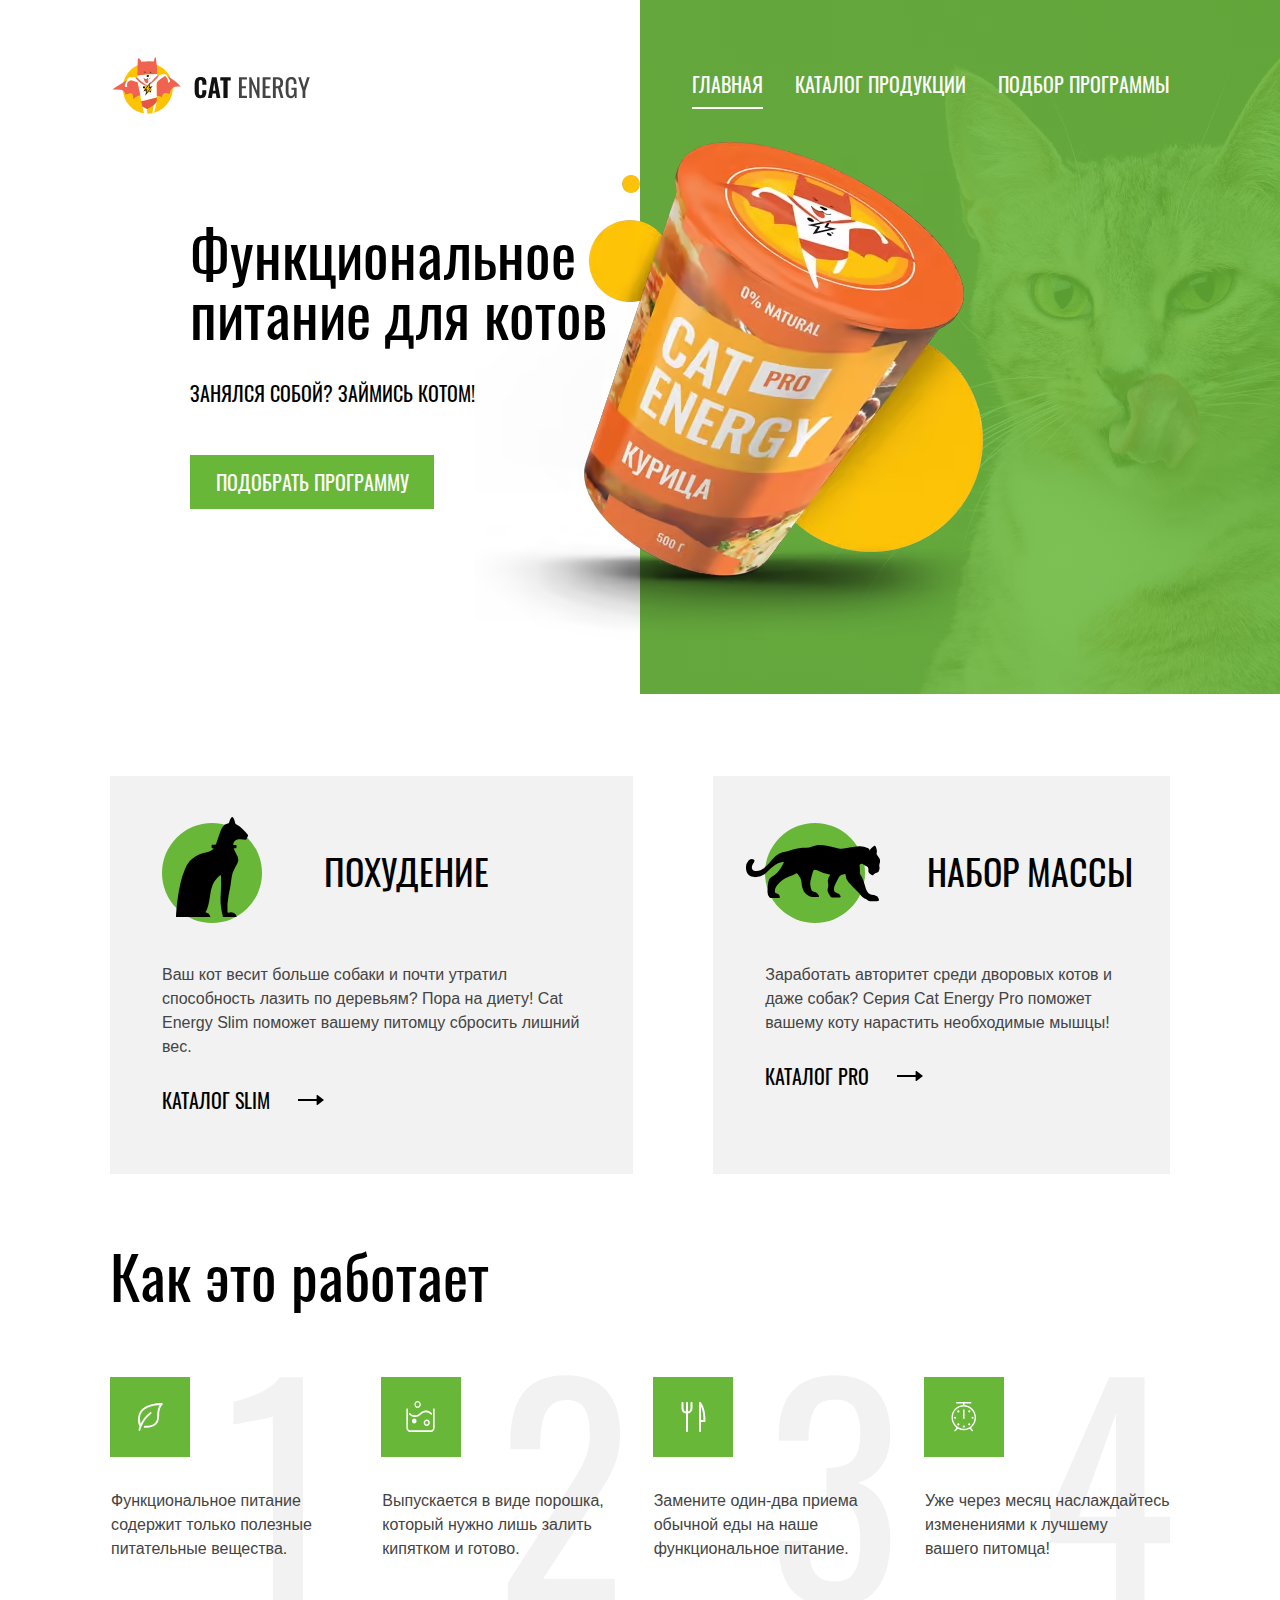
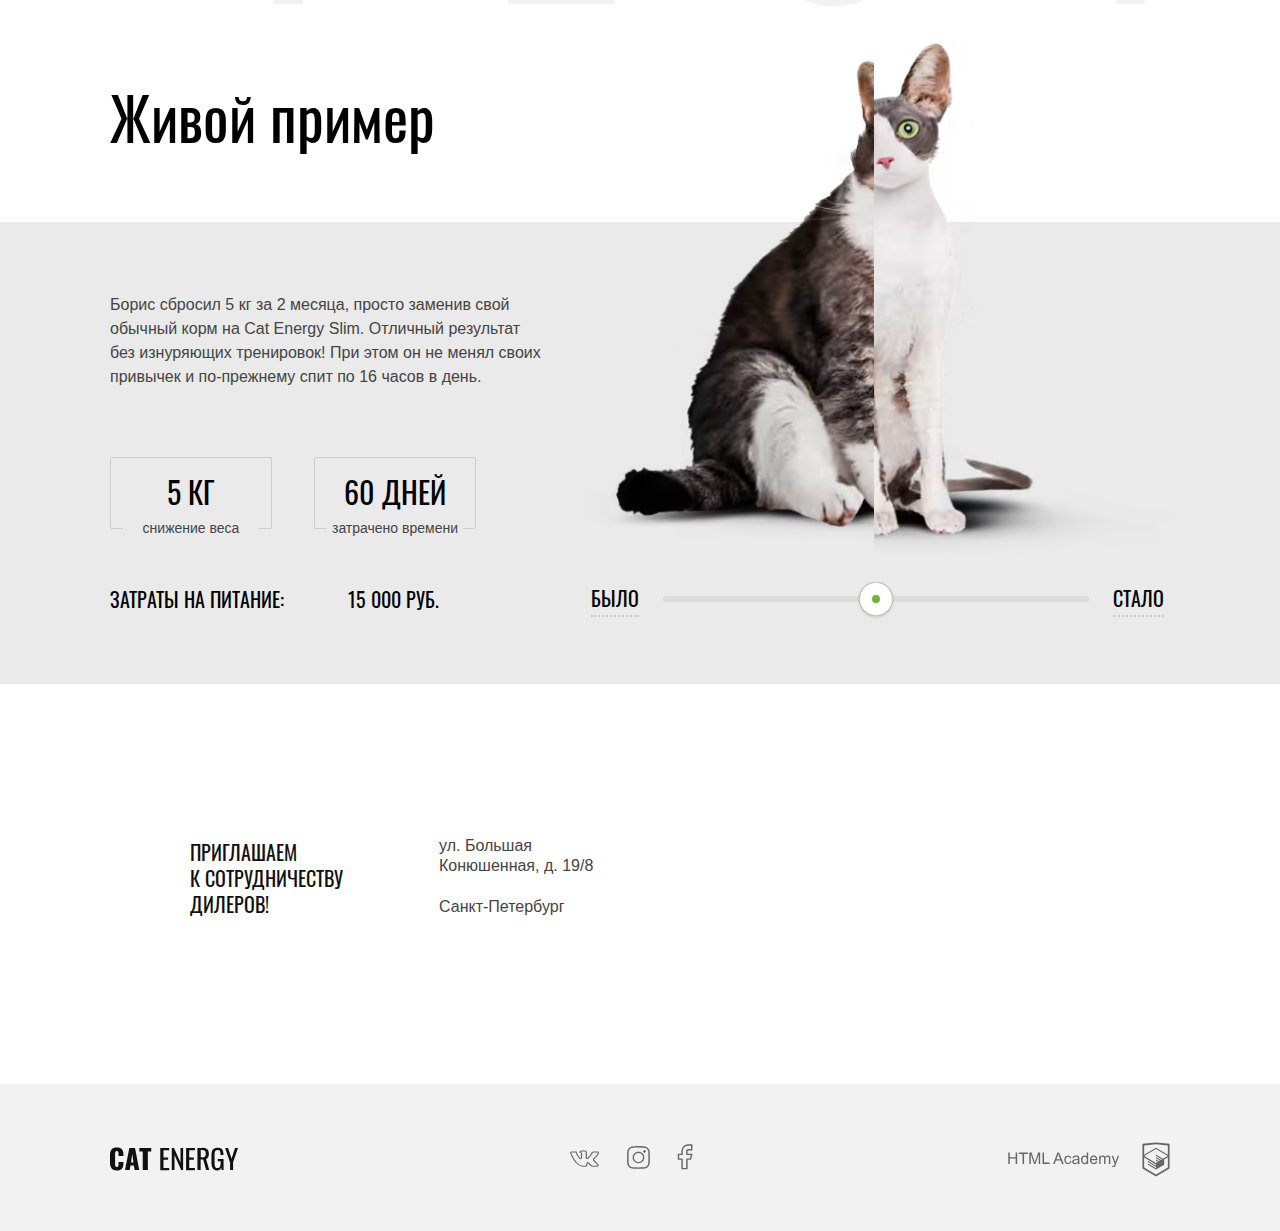
<file: index.html>
<!DOCTYPE html><html class="page" lang="ru"><head><meta charset="utf-8"><meta name="viewport" content="width=device-width,initial-scale=1"><title>Главная | Кэт энерджи | HTML Academy</title><link rel="stylesheet" href="./css/style.min.css"><link rel="icon" href="./favicon.ico"><link rel="icon" href="./favicons/favicon-svg.svg" type="image/svg+xml"><link rel="apple-touch-icon" href="./favicons/favicon-apple.png"><link rel="manifest" href="./manifest.webmanifest"><link rel="preload" href="./fonts/oswaldmedium.woff2" type="font/woff2" as="font" crossorigin="anonymous"><link rel="preload" href="./fonts/oswaldregular.woff2" type="font/woff2" as="font" crossorigin="anonymous"><script src="./js/menu-button.min.js" defer="defer"></script><script src="./js/map.min.js" defer="defer"></script><script src="./js/nojs.min.js" defer="defer"></script><script src="./js/cat-range.min.js" defer="defer"></script></head><body class="page__body"><div class="page__centerer"><header class="header header--nojs"><div class="header__logo-container"><a href="index.html" class="header__logo-link header__logo-link--nojs" aria-current="page"><picture><source type="image/svg+xml" srcset="./img/logo/logo-desktop.svg" media="(min-width: 1439px)"><source type="image/svg+xml" srcset="./img/logo/logo-tablet.svg" media="(min-width: 768px) and (max-width: 1439px)"><source type="image/svg+xml" srcset="./img/logo/logo-mobile.svg" media="(max-width: 767px)"><img src="./img/logo/logo-mobile.svg" alt="Перейти на главную интернет-магазина CatEnergy" class="header__logo-icon" width="34" height="38"></picture><img src="./img/logo/logo-words.svg" alt="Перейти на главную интернет-магазина CatEnergy" class="header__logo-word header__logo-word--nojs" width="101" height="19"> <span class="visually-hidden">Перейти на главную</span></a></div><nav class="navigation navigation--nojs"><button class="navigation__menu-button" type="button"><span class="visually-hidden">Кнопка вызова меню</span></button><ul class="navigation__list navigation__list--nojs alternative-text-color"><li class="navigation__item"><a class="navigation__link" href="index.html" aria-current="page">Главная</a></li><li class="navigation__item"><a class="navigation__link" href="catalog.html">Каталог продукции</a></li><li class="navigation__item"><a class="navigation__link" href="form.html">Подбор программы</a></li></ul></nav></header></div><main class="main"><h1 class="page__title-hidden visually-hidden">Cat energy</h1><section class="promo background-promo"><div class="promo__structure page__centerer"><div class="promo__text-container"><h2 class="promo__title">Функциональное<br>питание&nbsp;для&nbsp;котов</h2><p class="promo__text">Занялся собой? Займись котом!</p></div><div class="promo__image-container"><picture><source srcset="./img/index/index-can-l@1x.avif, ./img/index/index-can-l@2x.avif 2x" type="image/avif" media="(min-width: 1280px)"><source srcset="./img/index/index-can-m@1x.avif, ./img/index/index-can-m@2x.avif 2x" type="image/avif" media="(min-width: 768px)"><source srcset="./img/index/index-can-s@1x.avif, ./img/index/index-can-s@2x.avif 2x" type="image/avif"><source srcset="./img/index/index-can-l@1x.webp, ./img/index/index-can-l@2x.webp 2x" type="image/webp" media="(min-width: 1280px)"><source srcset="./img/index/index-can-m@1x.webp, ./img/index/index-can-m@2x.webp 2x" type="image/webp" media="(min-width: 768px)"><source srcset="./img/index/index-can-s@1x.webp, ./img/index/index-can-s@2x.webp 2x" type="image/webp"><source srcset="./img/index/index-can-l@1x.png, ./img/index/index-can-l@2x.png 2x" type="image/png" media="(min-width: 1280px)"><source srcset="./img/index/index-can-m@1x.png, ./img/index/index-can-m@2x.png 2x" type="image/png" media="(min-width: 768px)"><img class="promo__image" src="./img/index/index-can-s@1x.png" srcset="./img/index/index-can-s@2x.png 2x" width="280" height="270" loading="lazy" alt="Корм для котов"></picture></div><a href="#" class="promo__button button">Подобрать программу</a></div></section><div class="page__centerer"><section class="nutrition-programm"><div class="nutrition-programm__card nutrition-programm__card--slim"><h2 class="nutrition-programm__title">Похудение</h2><p class="nutrition-programm__text">Ваш кот весит больше собаки&nbsp;и почти утратил способность лазить по&nbsp;деревьям? Пора на&nbsp;диету! Cat Energy Slim поможет вашему питомцу сбросить лишний вес.</p><a href="catalog.html" class="nutrition-programm__link">Каталог slim</a></div><div class="nutrition-programm__card nutrition-programm__card--fat"><h2 class="nutrition-programm__title">Набор массы</h2><p class="nutrition-programm__text">Заработать авторитет среди дворовых&nbsp;котов и даже собак? Серия Cat Energy Pro поможет вашему коту нарастить необходимые мышцы!</p><a href="catalog.html" class="nutrition-programm__link">Каталог Pro</a></div></section><section class="description"><h2 class="description__title">Как это работает</h2><ol class="description__list"><li class="description__item description__item--feed"><p class="description__text">Функциональное питание содержит только полезные питательные вещества.</p></li><li class="description__item description__item--powder"><p class="description__text">Выпускается в&nbsp;виде порошка, который нужно лишь залить кипятком и&nbsp;готово.</p></li><li class="description__item description__item--eating"><p class="description__text">Замените один-два приема обычной еды на&nbsp;наше функциональное питание.</p></li><li class="description__item description__item--timer"><p class="description__text">Уже&nbsp;через&nbsp;месяц наслаждайтесь изменениями к&nbsp;лучшему вашего&nbsp;питомца!</p></li></ol></section></div><section class="example"><div class="page__centerer example__container"><div class="example__facts"><h2 class="example__title">Живой&nbsp;пример</h2><p class="example__text">Борис сбросил 5&nbsp;кг за&nbsp;2&nbsp;месяца, просто заменив свой обычный корм на&nbsp;Cat Energy Slim. Отличный результат без изнуряющих тренировок! При этом он&nbsp;не&nbsp;менял своих привычек&nbsp;и по-прежнему спит по&nbsp;16&nbsp;часов в&nbsp;день.</p><dl class="example__facts-list"><div class="example__item-container example__item-container--mass"><dt class="example__facts-item-explanation example__facts-item-explanation--mass"><span class="example__facts-item-explanation-text">снижение веса</span></dt><dd class="example__facts-item-fact example__facts-item-fact--mass">5 кг</dd></div><div class="example__item-container example__item-container--time"><dt class="example__facts-item-explanation example__facts-item-explanation--time"><span class="example__facts-item-explanation-text">затрачено времени</span></dt><dd class="example__facts-item-fact example__facts-item-fact--time">60 дней</dd></div><div class="example__item-container example__item-container--spending"><dt class="example__facts-item-explanation example__facts-item-explanation--spending">Затраты на&nbsp;питание:</dt><dd class="example__facts-item-fact example__facts-item-fact--spending">15&nbsp;000&nbsp;РУБ.</dd></div></dl></div><div class="slider"><div class="slider__images"><div class="slider__first-image"><picture><source type="image/avif" srcset="./img/index/slider/cat-fat@1x.avif, ./img/index/slider/cat-fat@2x.avif 2x"><source type="image/webp" srcset="./img/index/slider/cat-fat@1x.webp, ./img/index/slider/cat-fat@2x.webp 2x"><source type="image/png" srcset="./img/index/slider/cat-fat@1x.png, ./img/index/slider/cat-fat@2x.png 2x"><img src="img/cat-fat.png" alt="было" class="slider__image slider__image--was" width="280" height="232"></picture></div><div class="slider__second-image"><picture><source type="image/avif" srcset="./img/index/slider/cat-skinny@1x.avif, ./img/index/slider/cat-skinny@2x.avif 2x"><source type="image/webp" srcset="./img/index/slider/cat-skinny@1x.webp, ./img/index/slider/cat-skinny@2x.webp 2x"><source type="image/png" srcset="./img/index/slider/cat-skinny@1x.png, ./img/index/slider/cat-skinny@2x.png 2x"><img src="img/cat-skinny.png" alt="стало" class="slider__image slider__image--now" width="280" height="232"></picture></div></div><div class="cat-range" tabindex="0"><span class="cat-range__text">Было</span><div class="cat-range__range-container"><div class="cat-range__mark"></div></div><span class="cat-range__text">Стало</span></div></div></div></section><section class="contacts"><h2 class="visually-hidden">Наш адрес</h2><div class="contacts__text page__centerer"><p class="contacts__lead-text">приглашаем<br>к&nbsp;сотрудничеству<br>дилеров!</p><p class="contacts__adress">ул. Большая<br>Конюшенная, д. 19/8 <span class="contacts__adress-city">Санкт-Петербург</span></p></div><noscript class="contacts__map"><picture><source srcset="./img/location/location-l@1x.avif, ./img/location/location-l@2x.avif 2x" type="image/avif" media="(min-width: 1280px)"><source srcset="./img/location/location-m@1x.avif, ./img/location/location-m@2x.avif 2x" type="image/avif" media="(min-width: 768px)"><source srcset="./img/location/location-s@1x.avif, ./img/location/location-s@2x.avif 2x" type="image/avif"><source srcset="./img/location/location-l@1x.webp, ./img/location/location-l@2x.webp 2x" type="image/webp" media="(min-width: 1280px)"><source srcset="./img/location/location-m@1x.webp, ./img/location/location-m@2x.webp 2x" type="image/webp" media="(min-width: 768px)"><source srcset="./img/location/location-s@1x.webp, ./img/location/location-s@2x.webp 2x" type="image/webp"><source srcset="./img/location/location-l@1x.png, ./img/location/location-l@2x.png 2x" type="image/png" media="(min-width: 1280px)"><source srcset="./img/location/location-m@1x.png, ./img/location/location-m@2x.png 2x" type="image/png" media="(min-width: 768px)"><img class="contacts__map-image" src="./img/location/location-s@1x.png" srcset="./img/location/location-s@2x.png 2x" width="320" height="362" loading="lazy" alt="Местонахождение CatEnergy"></picture></noscript><iframe class="contacts__map contacts__map--noscript" src="https://yandex.ru/map-widget/v1/?um=constructor%3Ac17026e0183ea3a65e599f68834bca86394c52e2ca6f560e5f0c0c1af66fc19f&amp;source=constructor"></iframe></section></main><footer class="footer"><div class="page__centerer footer__container"><div class="footer__logo-container"><a href="index.html" class="footer__logo-link" aria-current="page"><svg role="img" aria-label="Перейти на главную интернет-магазин КетЭнерджи" width="128" height="24" class="logo-words"><use aria-hidden="true" href="./img/logo.svg#cat-logo-words"></use></svg></a></div><div class="social"><a rel="noopener" class="social__link social__link--vk" href="https://vk.com/htmlacademy" target="_blank"><svg class="social__icon"><use href="./icons/sprite.svg#vkontakte"></use></svg> <span class="visually-hidden">Мы в vk</span> </a><a rel="noopener" class="social__link social__link--instagram" href="https://instagram.com/htmlacademy/" target="_blank"><svg class="social__icon"><use href="./icons/sprite.svg#instagram"></use></svg> <span class="visually-hidden">Мы в instagram</span> </a><a rel="noopener" class="social__link social__link--facebook" href="https://facebook.com/htmlacademy" target="_blank"><svg class="social__icon"><use href="./icons/sprite.svg#facebook"></use></svg> <span class="visually-hidden">Мы в facebook</span></a></div><div class="htmlacademy-logo"><a rel="noopener" href="https://htmlacademy.ru/intensive/adaptive" target="_blank" class="htmlacademy-logo__link"><span class="visually-hidden">HtmlAcademy</span></a></div></div></footer></body></html>
</file>
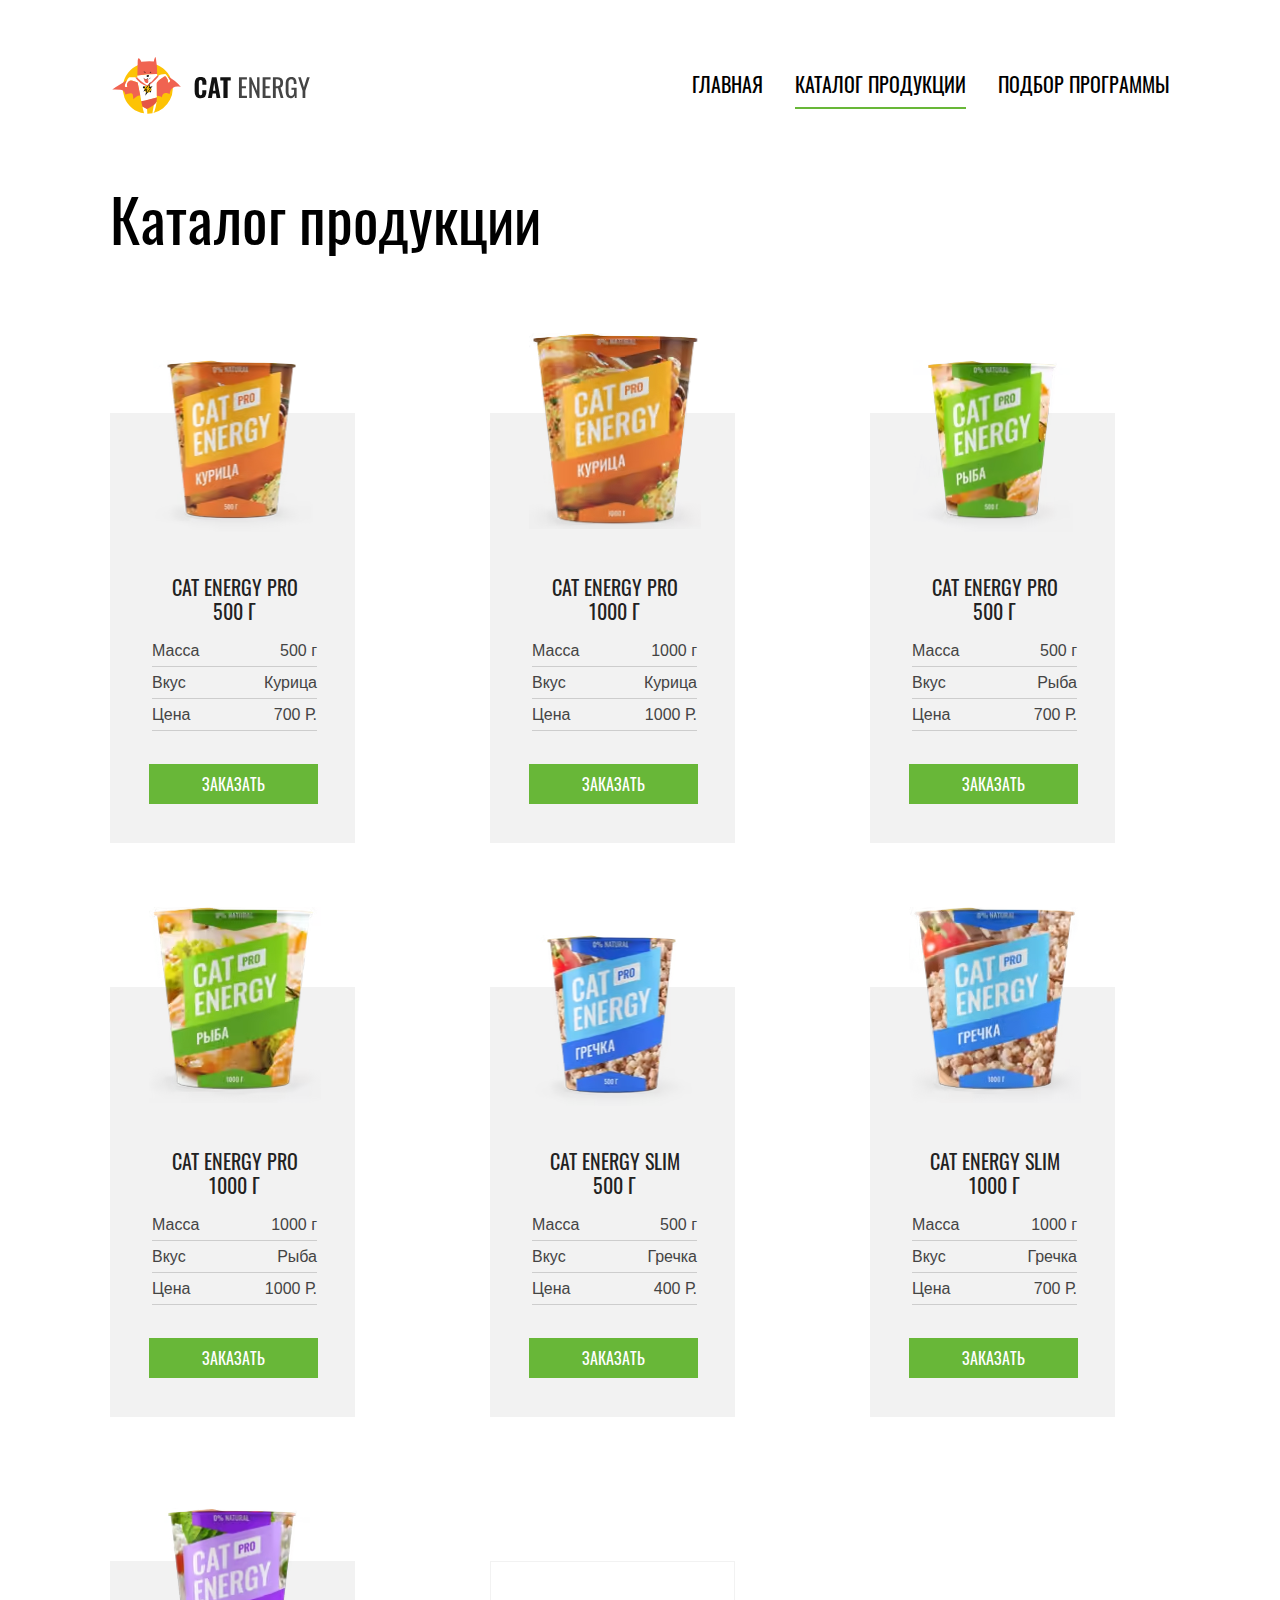
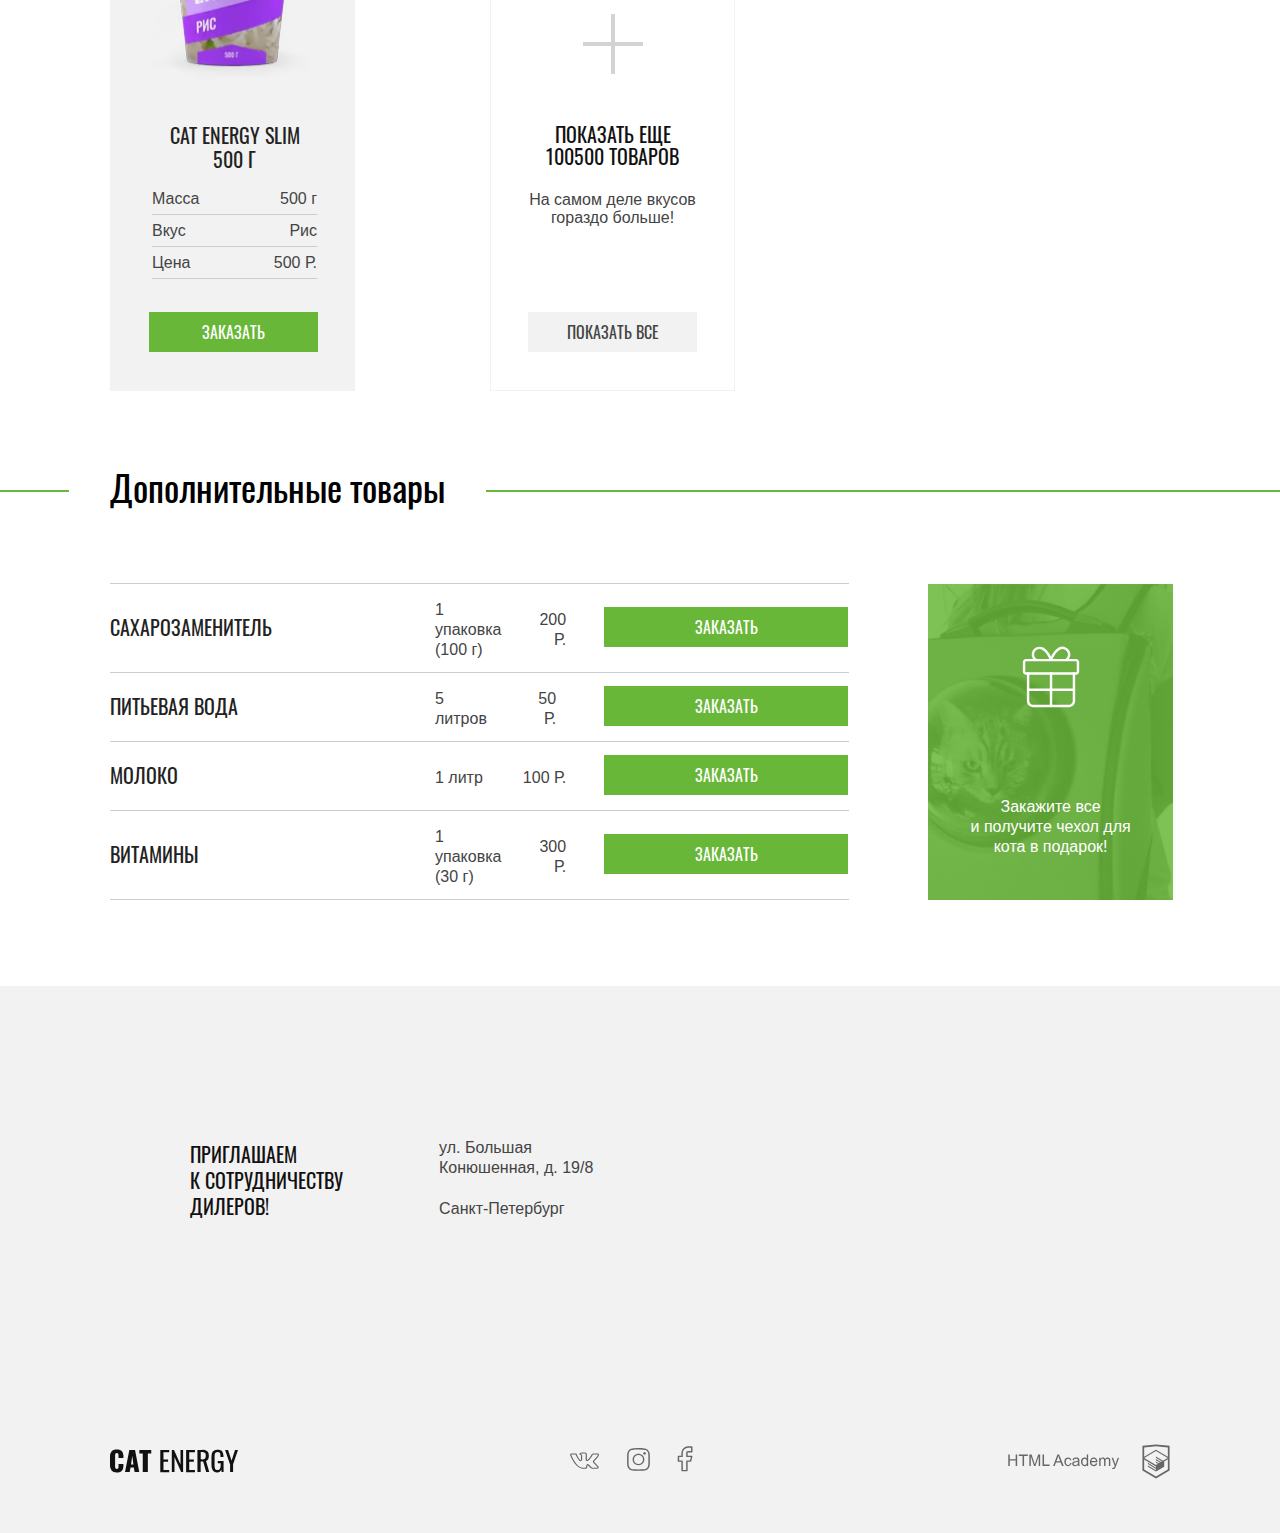
<file: catalog.html>
<!DOCTYPE html><html class="page" lang="ru"><head><meta charset="utf-8"><meta name="viewport" content="width=device-width,initial-scale=1"><title>Каталог продукции | Кэт энерджи | HTML Academy</title><link rel="stylesheet" href="./css/style.min.css"><link rel="icon" href="./favicon.ico"><link rel="icon" href="./favicons/favicon-svg.svg" type="image/svg+xml"><link rel="apple-touch-icon" href="./favicons/favicon-apple.png"><link rel="manifest" href="./manifest.webmanifest"><link rel="preload" href="./fonts/oswaldmedium.woff2" type="font/woff2" as="font" crossorigin="anonymous"><link rel="preload" href="./fonts/oswaldregular.woff2" type="font/woff2" as="font" crossorigin="anonymous"><script src="./js/menu-button.min.js" defer="defer"></script><script src="./js/map.min.js" defer="defer"></script><script src="./js/nojs.min.js" defer="defer"></script></head><body class="page__body"><div class="page__centerer"><header class="header header--nojs"><div class="header__logo-container"><a href="index.html" class="header__logo-link header__logo-link--nojs"><picture><source type="image/svg+xml" srcset="./img/logo/logo-desktop.svg" media="(min-width: 1439px)"><source type="image/svg+xml" srcset="./img/logo/logo-tablet.svg" media="(min-width: 768px) and (max-width: 1439px)"><source type="image/svg+xml" srcset="./img/logo/logo-mobile.svg" media="(max-width: 767px)"><img src="./img/logo/logo-mobile.svg" alt="Перейти на главную интернет-магазина CatEnergy" class="header__logo-icon" width="34" height="38"></picture><img src="./img/logo/logo-words.svg" alt="Перейти на главную интернет-магазина CatEnergy" class="header__logo-word header__logo-word--nojs" width="101" height="19"> <span class="visually-hidden">Перейти на главную</span></a></div><nav class="navigation navigation--nojs"><button class="navigation__menu-button" type="button"><span class="visually-hidden">Кнопка вызова меню</span></button><ul class="navigation__list navigation__list--nojs"><li class="navigation__item"><a class="navigation__link" href="index.html">Главная</a></li><li class="navigation__item"><a class="navigation__link" href="catalog.html" aria-current="page">Каталог продукции</a></li><li class="navigation__item"><a class="navigation__link" href="form.html">Подбор программы</a></li></ul></nav></header></div><main class="main main--top-line"><div class="catalog-title page__centerer"><h1 class="catalog-title__text">Каталог продукции</h1></div><ul class="products-list page__centerer"><li class="product-card"><a href="#" class="product-card__specification-link"><picture><source srcset="./img/catalog/chicken-500-l@1x.avif, ./img/catalog/chicken-500-l@2x.avif 2x" type="image/avif" media="(min-width: 1280px)"><source srcset="./img/catalog/chicken-500-m@1x.avif, ./img/catalog/chicken-500-m@2x.avif 2x" type="image/avif" media="(min-width: 768px)"><source srcset="./img/catalog/chicken-500-s@1x.avif, ./img/catalog/chicken-500-s@2x.avif 2x" type="image/avif"><source srcset="./img/catalog/chicken-500-l@1x.webp, ./img/catalog/chicken-500-l@2x.webp 2x" type="image/webp" media="(min-width: 1280px)"><source srcset="./img/catalog/chicken-500-m@1x.webp, ./img/catalog/chicken-500-m@2x.webp 2x" type="image/webp" media="(min-width: 768px)"><source srcset="./img/catalog/chicken-500-s@1x.webp, ./img/catalog/chicken-500-s@2x.webp 2x" type="image/webp"><source srcset="./img/catalog/chicken-500-l@1x.png, ./img/catalog/chicken-500-l@2x.png 2x" type="image/png" media="(min-width: 1280px)"><source srcset="./img/catalog/chicken-500-m@1x.png, ./img/catalog/chicken-500-m@2x.png 2x" type="image/png" media="(min-width: 768px)"><img class="product-card__image" src="./img/catalog/chicken-500-s@1x.png" srcset="./img/catalog/chicken-500-s@2x.png 2x" width="140" height="112" loading="lazy" alt="Корм для котов со вкусом курицы"></picture><span class="visually-hidden">Страница с описанием товара</span></a><div class="product-card__text"><a href="#" class="product-card__specification-link"><span class="product-card__title">Cat Energy PRO 500&nbsp;г</span> <span class="visually-hidden">Страница с описанием товара</span></a><div class="product-card__items"><span class="product-card__item-name">Масса</span> <span class="product-card__item-value">500 г</span> <span class="product-card__item-name">Вкус</span> <span class="product-card__item-value">Курица</span> <span class="product-card__item-name">Цена</span> <span class="product-card__item-value">700 Р.</span></div></div><a href="#" class="product-card__button">заказать<span class="visually-hidden">Страница оформления заказа</span></a></li><li class="product-card"><a href="#" class="product-card__specification-link"><picture><source srcset="./img/catalog/chicken-1000-l@1x.avif, ./img/catalog/chicken-1000-l@2x.avif 2x" type="image/avif" media="(min-width: 1280px)"><source srcset="./img/catalog/chicken-1000-m@1x.avif, ./img/catalog/chicken-1000-m@2x.avif 2x" type="image/avif" media="(min-width: 768px)"><source srcset="./img/catalog/chicken-1000-s@1x.avif, ./img/catalog/chicken-1000-s@2x.avif 2x" type="image/avif"><source srcset="./img/catalog/chicken-1000-l@1x.webp, ./img/catalog/chicken-1000-l@2x.webp 2x" type="image/webp" media="(min-width: 1280px)"><source srcset="./img/catalog/chicken-1000-m@1x.webp, ./img/catalog/chicken-1000-m@2x.webp 2x" type="image/webp" media="(min-width: 768px)"><source srcset="./img/catalog/chicken-1000-s@1x.webp, ./img/catalog/chicken-1000-s@2x.webp 2x" type="image/webp"><source srcset="./img/catalog/chicken-1000-l@1x.png, ./img/catalog/chicken-1000-l@2x.png 2x" type="image/png" media="(min-width: 1280px)"><source srcset="./img/catalog/chicken-1000-m@1x.png, ./img/catalog/chicken-1000-m@2x.png 2x" type="image/png" media="(min-width: 768px)"><img class="product-card__image" src="./img/catalog/chicken-1000-s@1x.png" srcset="./img/catalog/chicken-1000-s@2x.png 2x" width="140" height="112" loading="lazy" alt="Корм для котов со вкусом курицы"></picture><span class="visually-hidden">Страница с описанием товара</span></a><div class="product-card__text"><a href="#" class="product-card__specification-link"><span class="product-card__title">Cat Energy PRO 1000&nbsp;г</span> <span class="visually-hidden">Страница с описанием товара</span></a><div class="product-card__items"><span class="product-card__item-name">Масса</span> <span class="product-card__item-value">1000 г</span> <span class="product-card__item-name">Вкус</span> <span class="product-card__item-value">Курица</span> <span class="product-card__item-name">Цена</span> <span class="product-card__item-value">1000 Р.</span></div></div><a href="#" class="product-card__button">заказать<span class="visually-hidden">Страница оформления заказа</span></a></li><li class="product-card"><a href="#" class="product-card__specification-link"><picture><source srcset="./img/catalog/fish-500-l@1x.avif, ./img/catalog/fish-500-l@2x.avif 2x" type="image/avif" media="(min-width: 1280px)"><source srcset="./img/catalog/fish-500-m@1x.avif, ./img/catalog/fish-500-m@2x.avif 2x" type="image/avif" media="(min-width: 768px)"><source srcset="./img/catalog/fish-500-s@1x.avif, ./img/catalog/fish-500-s@2x.avif 2x" type="image/avif"><source srcset="./img/catalog/fish-500-l@1x.webp, ./img/catalog/fish-500-l@2x.webp 2x" type="image/webp" media="(min-width: 1280px)"><source srcset="./img/catalog/fish-500-m@1x.webp, ./img/catalog/fish-500-m@2x.webp 2x" type="image/webp" media="(min-width: 768px)"><source srcset="./img/catalog/fish-500-s@1x.webp, ./img/catalog/fish-500-s@2x.webp 2x" type="image/webp"><source srcset="./img/catalog/fish-500-l@1x.png, ./img/catalog/fish-500-l@2x.png 2x" type="image/png" media="(min-width: 1280px)"><source srcset="./img/catalog/fish-500-m@1x.png, ./img/catalog/fish-500-m@2x.png 2x" type="image/png" media="(min-width: 768px)"><img class="product-card__image" src="./img/catalog/fish-500-s@1x.png" srcset="./img/catalog/fish-500-s@2x.png 2x" width="140" height="112" loading="lazy" alt="Корм для котов со вкусом рыбы"></picture><span class="visually-hidden">Страница с описанием товара</span></a><div class="product-card__text"><a href="#" class="product-card__specification-link"><span class="product-card__title">Cat Energy PRO 500&nbsp;г</span> <span class="visually-hidden">Страница с описанием товара</span></a><div class="product-card__items"><span class="product-card__item-name">Масса</span> <span class="product-card__item-value">500 г</span> <span class="product-card__item-name">Вкус</span> <span class="product-card__item-value">Рыба</span> <span class="product-card__item-name">Цена</span> <span class="product-card__item-value">700 Р.</span></div></div><a href="#" class="product-card__button">заказать<span class="visually-hidden">Страница оформления заказа</span></a></li><li class="product-card"><a href="#" class="product-card__specification-link"><picture><source srcset="./img/catalog/fish-1000-l@1x.avif, ./img/catalog/fish-1000-l@2x.avif 2x" type="image/avif" media="(min-width: 1280px)"><source srcset="./img/catalog/fish-1000-m@1x.avif, ./img/catalog/fish-1000-m@2x.avif 2x" type="image/avif" media="(min-width: 768px)"><source srcset="./img/catalog/fish-1000-s@1x.avif, ./img/catalog/fish-1000-s@2x.avif 2x" type="image/avif"><source srcset="./img/catalog/fish-1000-l@1x.webp, ./img/catalog/fish-1000-l@2x.webp 2x" type="image/webp" media="(min-width: 1280px)"><source srcset="./img/catalog/fish-1000-m@1x.webp, ./img/catalog/fish-1000-m@2x.webp 2x" type="image/webp" media="(min-width: 768px)"><source srcset="./img/catalog/fish-1000-s@1x.webp, ./img/catalog/fish-1000-s@2x.webp 2x" type="image/webp"><source srcset="./img/catalog/fish-1000-l@1x.png, ./img/catalog/fish-1000-l@2x.png 2x" type="image/png" media="(min-width: 1280px)"><source srcset="./img/catalog/fish-1000-m@1x.png, ./img/catalog/fish-1000-m@2x.png 2x" type="image/png" media="(min-width: 768px)"><img class="product-card__image" src="./img/catalog/fish-1000-s@1x.png" srcset="./img/catalog/fish-1000-s@2x.png 2x" width="140" height="112" loading="lazy" alt="Корм для котов со вкусом рыбы"></picture><span class="visually-hidden">Страница с описанием товара</span></a><div class="product-card__text"><a href="#" class="product-card__specification-link"><span class="product-card__title">Cat Energy PRO 1000&nbsp;г</span> <span class="visually-hidden">Страница с описанием товара</span></a><div class="product-card__items"><span class="product-card__item-name">Масса</span> <span class="product-card__item-value">1000 г</span> <span class="product-card__item-name">Вкус</span> <span class="product-card__item-value">Рыба</span> <span class="product-card__item-name">Цена</span> <span class="product-card__item-value">1000 Р.</span></div></div><a href="#" class="product-card__button">заказать<span class="visually-hidden">Страница оформления заказа</span></a></li><li class="product-card"><a href="#" class="product-card__specification-link"><picture><source srcset="./img/catalog/buckwheat-500-l@1x.avif, ./img/catalog/buckwheat-500-l@2x.avif 2x" type="image/avif" media="(min-width: 1280px)"><source srcset="./img/catalog/buckwheat-500-m@1x.avif, ./img/catalog/buckwheat-500-m@2x.avif 2x" type="image/avif" media="(min-width: 768px)"><source srcset="./img/catalog/buckwheat-500-s@1x.avif, ./img/catalog/buckwheat-500-s@2x.avif 2x" type="image/avif"><source srcset="./img/catalog/buckwheat-500-l@1x.webp, ./img/catalog/buckwheat-500-l@2x.webp 2x" type="image/webp" media="(min-width: 1280px)"><source srcset="./img/catalog/buckwheat-500-m@1x.webp, ./img/catalog/buckwheat-500-m@2x.webp 2x" type="image/webp" media="(min-width: 768px)"><source srcset="./img/catalog/buckwheat-500-s@1x.webp, ./img/catalog/buckwheat-500-s@2x.webp 2x" type="image/webp"><source srcset="./img/catalog/buckwheat-500-l@1x.png, ./img/catalog/buckwheat-500-l@2x.png 2x" type="image/png" media="(min-width: 1280px)"><source srcset="./img/catalog/buckwheat-500-m@1x.png, ./img/catalog/buckwheat-500-m@2x.png 2x" type="image/png" media="(min-width: 768px)"><img class="product-card__image" src="./img/catalog/buckwheat-500-s@1x.png" srcset="./img/catalog/buckwheat-500-s@2x.png 2x" width="140" height="112" loading="lazy" alt="Гречка"></picture><span class="visually-hidden">Страница с описанием товара</span></a><div class="product-card__text"><a href="#" class="product-card__specification-link"><span class="product-card__title">Cat Energy slim 500&nbsp;г</span> <span class="visually-hidden">Страница с описанием товара</span></a><div class="product-card__items"><span class="product-card__item-name">Масса</span> <span class="product-card__item-value">500 г</span> <span class="product-card__item-name">Вкус</span> <span class="product-card__item-value">Гречка</span> <span class="product-card__item-name">Цена</span> <span class="product-card__item-value">400 Р.</span></div></div><a href="#" class="product-card__button">заказать<span class="visually-hidden">Страница оформления заказа</span></a></li><li class="product-card"><a href="#" class="product-card__specification-link"><picture><source srcset="./img/catalog/buckwheat-1000-l@1x.avif, ./img/catalog/buckwheat-1000-l@2x.avif 2x" type="image/avif" media="(min-width: 1280px)"><source srcset="./img/catalog/buckwheat-1000-m@1x.avif, ./img/catalog/buckwheat-1000-m@2x.avif 2x" type="image/avif" media="(min-width: 768px)"><source srcset="./img/catalog/buckwheat-1000-s@1x.avif, ./img/catalog/buckwheat-1000-s@2x.avif 2x" type="image/avif"><source srcset="./img/catalog/buckwheat-1000-l@1x.webp, ./img/catalog/buckwheat-1000-l@2x.webp 2x" type="image/webp" media="(min-width: 1280px)"><source srcset="./img/catalog/buckwheat-1000-m@1x.webp, ./img/catalog/buckwheat-1000-m@2x.webp 2x" type="image/webp" media="(min-width: 768px)"><source srcset="./img/catalog/buckwheat-1000-s@1x.webp, ./img/catalog/buckwheat-1000-s@2x.webp 2x" type="image/webp"><source srcset="./img/catalog/buckwheat-1000-l@1x.png, ./img/catalog/buckwheat-1000-l@2x.png 2x" type="image/png" media="(min-width: 1280px)"><source srcset="./img/catalog/buckwheat-1000-m@1x.png, ./img/catalog/buckwheat-1000-m@2x.png 2x" type="image/png" media="(min-width: 768px)"><img class="product-card__image" src="./img/catalog/buckwheat-1000-s@1x.png" srcset="./img/catalog/buckwheat-1000-s@2x.png 2x" width="140" height="112" loading="lazy" alt="Гречка"></picture><span class="visually-hidden">Страница с описанием товара</span></a><div class="product-card__text"><a href="#" class="product-card__specification-link"><span class="product-card__title">Cat Energy slim 1000&nbsp;г</span> <span class="visually-hidden">Страница с описанием товара</span></a><div class="product-card__items"><span class="product-card__item-name">Масса</span> <span class="product-card__item-value">1000 г</span> <span class="product-card__item-name">Вкус</span> <span class="product-card__item-value">Гречка</span> <span class="product-card__item-name">Цена</span> <span class="product-card__item-value">700 Р.</span></div></div><a href="#" class="product-card__button">заказать<span class="visually-hidden">Страница оформления заказа</span></a></li><li class="product-card"><a href="#" class="product-card__specification-link"><picture><source srcset="./img/catalog/rice-500-l@1x.avif, ./img/catalog/rice-500-l@2x.avif 2x" type="image/avif" media="(min-width: 1280px)"><source srcset="./img/catalog/rice-500-m@1x.avif, ./img/catalog/rice-500-m@2x.avif 2x" type="image/avif" media="(min-width: 768px)"><source srcset="./img/catalog/rice-500-s@1x.avif, ./img/catalog/rice-500-s@2x.avif 2x" type="image/avif"><source srcset="./img/catalog/rice-500-l@1x.webp, ./img/catalog/rice-500-l@2x.webp 2x" type="image/webp" media="(min-width: 1280px)"><source srcset="./img/catalog/rice-500-m@1x.webp, ./img/catalog/rice-500-m@2x.webp 2x" type="image/webp" media="(min-width: 768px)"><source srcset="./img/catalog/rice-500-s@1x.webp, ./img/catalog/rice-500-s@2x.webp 2x" type="image/webp"><source srcset="./img/catalog/rice-500-l@1x.png, ./img/catalog/rice-500-l@2x.png 2x" type="image/png" media="(min-width: 1280px)"><source srcset="./img/catalog/rice-500-m@1x.png, ./img/catalog/rice-500-m@2x.png 2x" type="image/png" media="(min-width: 768px)"><img class="product-card__image" src="./img/catalog/rice-500-s@1x.png" srcset="./img/catalog/rice-500-s@2x.png 2x" width="140" height="112" loading="lazy" alt="Рис"></picture><span class="visually-hidden">Страница с описанием товара</span></a><div class="product-card__text"><a href="#" class="product-card__specification-link"><span class="product-card__title">Cat Energy slim 500&nbsp;г</span> <span class="visually-hidden">Страница с описанием товара</span></a><div class="product-card__items"><span class="product-card__item-name">Масса</span> <span class="product-card__item-value">500 г</span> <span class="product-card__item-name">Вкус</span> <span class="product-card__item-value">Рис</span> <span class="product-card__item-name">Цена</span> <span class="product-card__item-value">500 Р.</span></div></div><a href="#" class="product-card__button">заказать<span class="visually-hidden">Страница оформления заказа</span></a></li><li class="show-more"><div class="show-more__text-container"><p class="show-more__important-text">Показать еще 100500 товаров</p><p class="show-more__regular-text">На&nbsp;самом деле&nbsp;вкусов гораздо больше!</p></div><a href="#" class="show-more__button">показать все</a></li></ul><section class="additional page__centerer"><h2 class="visually-hidden">Дополнительные товары</h2><p class="additional__title"><span class="additional__title-text">Дополнительные товары</span></p><div class="additional__structure"><ul class="additional__products-list"><li class="additional__item"><span class="additional__item-name">сахарозаменитель</span> <span class="additional__item-unit">1 упаковка (100 г)</span> <span class="additional__item-price">200 Р.</span> <a href="#" class="additional__item-order-button">заказать<span class="visually-hidden">Страница оформления заказа</span></a></li><li class="additional__item"><span class="additional__item-name">питьевая вода</span> <span class="additional__item-unit">5 литров&ensp;</span> <span class="additional__item-price">50 Р.</span> <a href="#" class="additional__item-order-button">заказать<span class="visually-hidden">Страница оформления заказа</span></a></li><li class="additional__item"><span class="additional__item-name">молоко</span> <span class="additional__item-unit">1 литр</span> <span class="additional__item-price">100 Р.</span> <a href="#" class="additional__item-order-button">заказать<span class="visually-hidden">Страница оформления заказа</span></a></li><li class="additional__item"><span class="additional__item-name">витамины</span> <span class="additional__item-unit">1 упаковка (30 г)</span> <span class="additional__item-price">300 Р.</span> <a href="#" class="additional__item-order-button">заказать<span class="visually-hidden">Страница оформления заказа</span></a></li></ul><div class="ad"><p class="ad__text">Закажите все<br>и&nbsp;получите чехол для<br>кота в&nbsp;подарок!</p></div></div></section><section class="contacts contacts-background"><h2 class="visually-hidden">Наш адрес</h2><div class="contacts__text page__centerer contacts-background"><p class="contacts__lead-text">приглашаем<br>к&nbsp;сотрудничеству<br>дилеров!</p><p class="contacts__adress">ул. Большая<br>Конюшенная, д. 19/8 <span class="contacts__adress-city">Санкт-Петербург</span></p></div><noscript class="contacts__map"><picture><source srcset="./img/location/location-l@1x.avif, ./img/location/location-l@2x.avif 2x" type="image/avif" media="(min-width: 1280px)"><source srcset="./img/location/location-m@1x.avif, ./img/location/location-m@2x.avif 2x" type="image/avif" media="(min-width: 768px)"><source srcset="./img/location/location-s@1x.avif, ./img/location/location-s@2x.avif 2x" type="image/avif"><source srcset="./img/location/location-l@1x.webp, ./img/location/location-l@2x.webp 2x" type="image/webp" media="(min-width: 1280px)"><source srcset="./img/location/location-m@1x.webp, ./img/location/location-m@2x.webp 2x" type="image/webp" media="(min-width: 768px)"><source srcset="./img/location/location-s@1x.webp, ./img/location/location-s@2x.webp 2x" type="image/webp"><source srcset="./img/location/location-l@1x.png, ./img/location/location-l@2x.png 2x" type="image/png" media="(min-width: 1280px)"><source srcset="./img/location/location-m@1x.png, ./img/location/location-m@2x.png 2x" type="image/png" media="(min-width: 768px)"><img class="contacts__map-image" src="./img/location/location-s@1x.png" srcset="./img/location/location-s@2x.png 2x" width="320" height="362" loading="lazy" alt="Местонахождение CatEnergy"></picture></noscript><iframe class="contacts__map contacts__map--noscript" src="https://yandex.ru/map-widget/v1/?um=constructor%3Ac17026e0183ea3a65e599f68834bca86394c52e2ca6f560e5f0c0c1af66fc19f&amp;source=constructor"></iframe></section></main><footer class="footer"><div class="page__centerer footer__container"><div class="footer__logo-container"><a href="index.html" class="footer__logo-link"><svg role="img" aria-label="Перейти на главную интернет-магазин КетЭнерджи" width="128" height="24" class="logo-words"><use aria-hidden="true" href="./img/logo.svg#cat-logo-words"></use></svg></a></div><div class="social"><a rel="noopener" class="social__link social__link--vk" href="https://vk.com/htmlacademy" target="_blank"><svg class="social__icon"><use href="./icons/sprite.svg#vkontakte"></use></svg> <span class="visually-hidden">Мы в vk</span> </a><a rel="noopener" class="social__link social__link--instagram" href="https://instagram.com/htmlacademy/" target="_blank"><svg class="social__icon"><use href="./icons/sprite.svg#instagram"></use></svg> <span class="visually-hidden">Мы в instagram</span> </a><a rel="noopener" class="social__link social__link--facebook" href="https://facebook.com/htmlacademy" target="_blank"><svg class="social__icon"><use href="./icons/sprite.svg#facebook"></use></svg> <span class="visually-hidden">Мы в facebook</span></a></div><div class="htmlacademy-logo"><a rel="noopener" href="https://htmlacademy.ru/intensive/adaptive" target="_blank" class="htmlacademy-logo__link"><span class="visually-hidden">HtmlAcademy</span></a></div></div></footer></body></html>
</file>
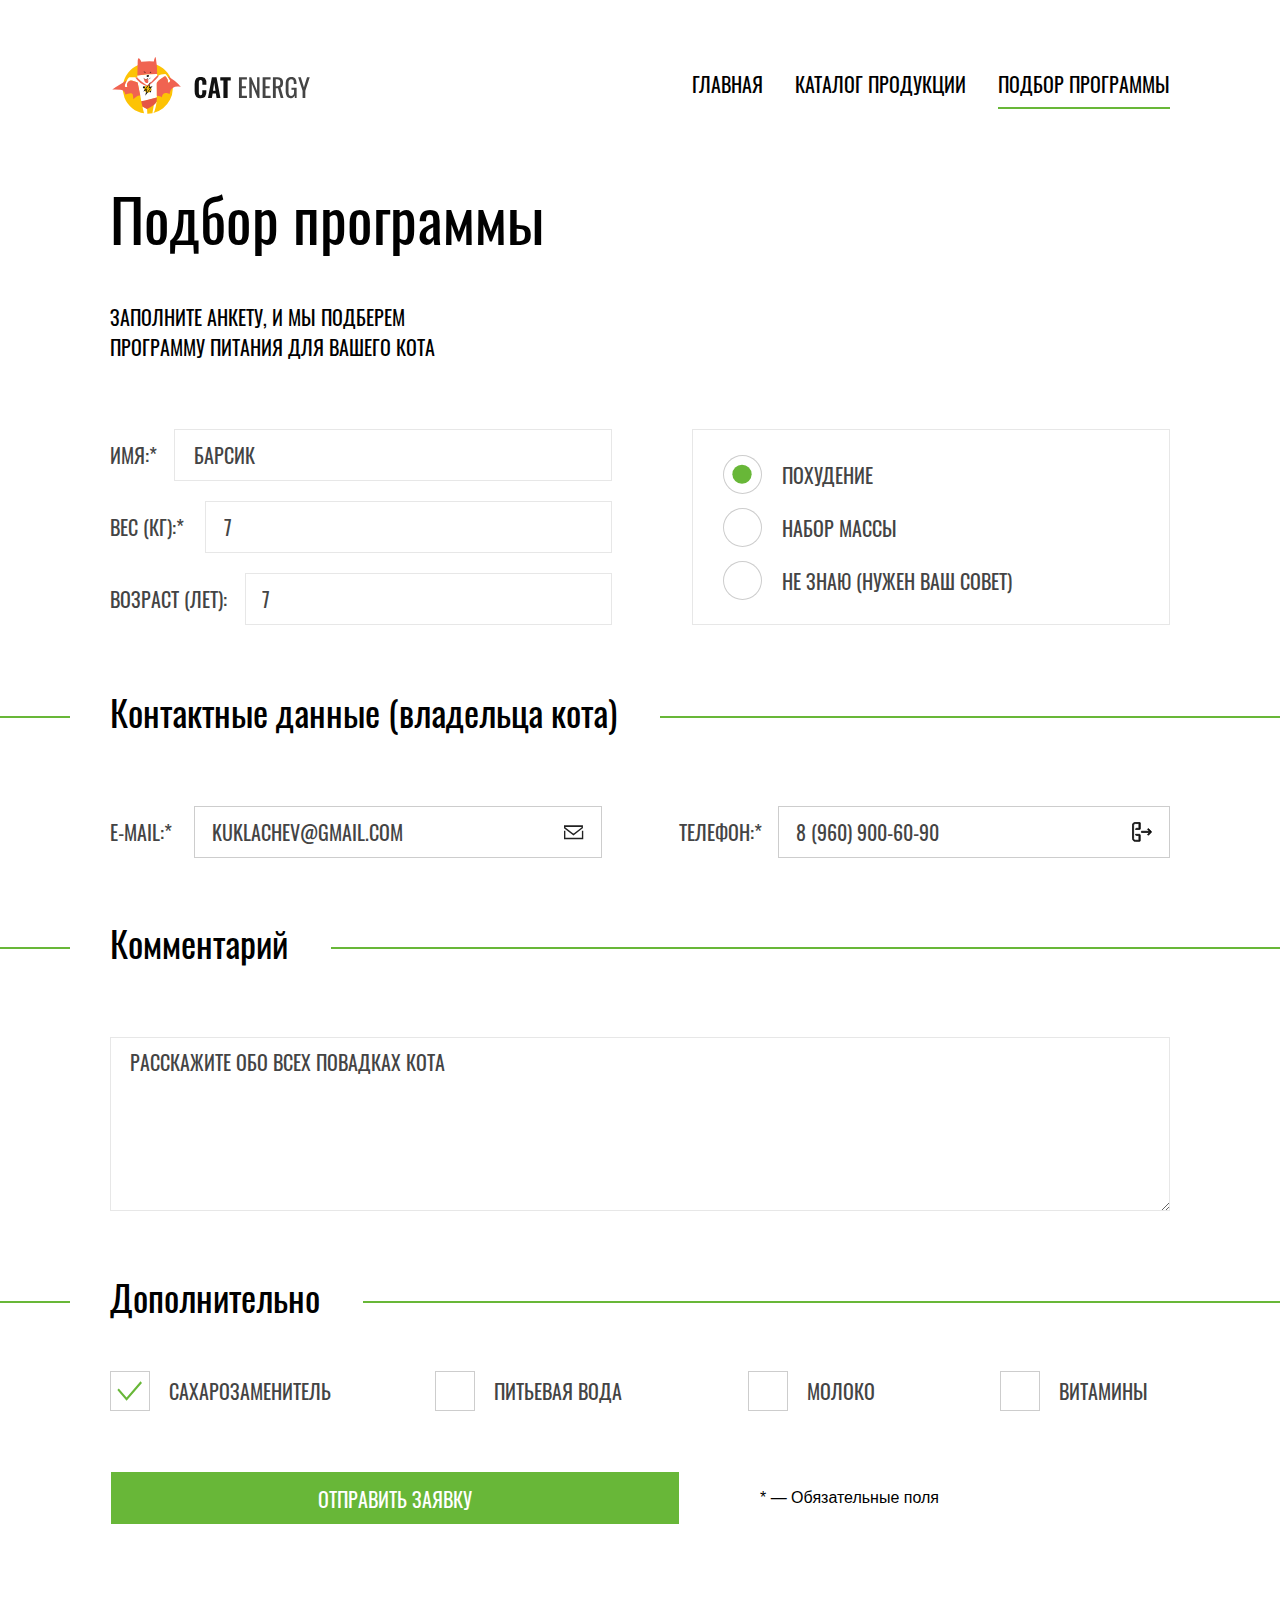
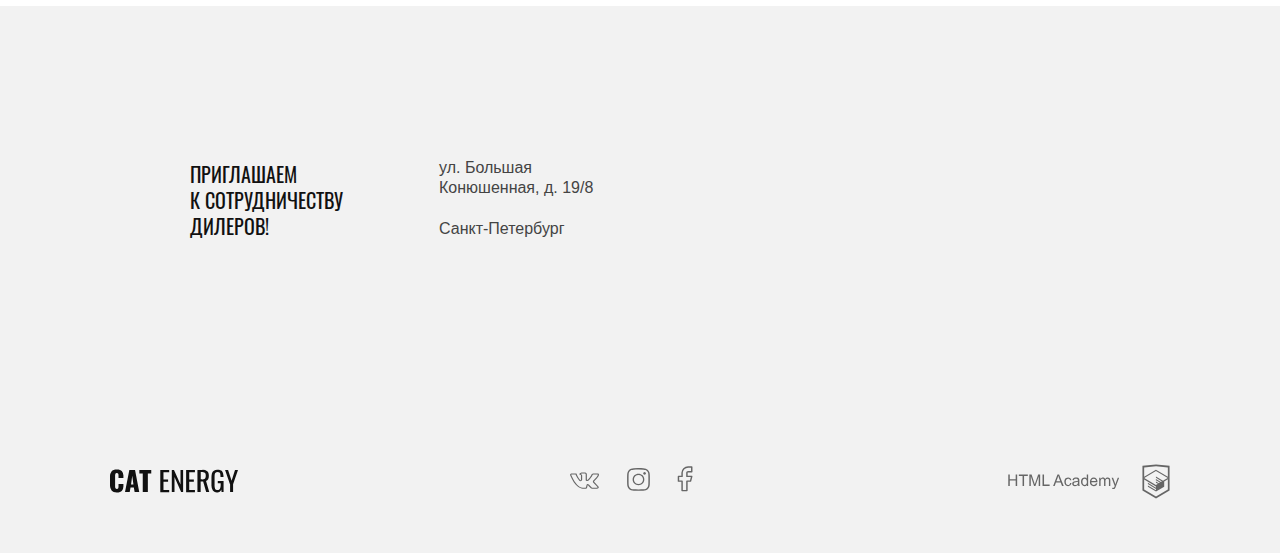
<file: form.html>
<!DOCTYPE html><html class="page" lang="ru"><head><meta charset="utf-8"><meta name="viewport" content="width=device-width,initial-scale=1"><title>Подбор программы | Кэт энерджи | HTML Academy</title><link rel="stylesheet" href="./css/style.min.css"><link rel="icon" href="./favicon.ico"><link rel="icon" href="./favicons/favicon-svg.svg" type="image/svg+xml"><link rel="apple-touch-icon" href="./favicons/favicon-apple.png"><link rel="manifest" href="./manifest.webmanifest"><link rel="preload" href="./fonts/oswaldmedium.woff2" type="font/woff2" as="font" crossorigin="anonymous"><link rel="preload" href="./fonts/oswaldregular.woff2" type="font/woff2" as="font" crossorigin="anonymous"><script src="./js/menu-button.min.js" defer="defer"></script><script src="./js/map.min.js" defer="defer"></script><script src="./js/nojs.min.js" defer="defer"></script></head><body class="page__body"><div class="page__centerer"><header class="header header--nojs"><div class="header__logo-container"><a href="index.html" class="header__logo-link header__logo-link--nojs"><picture><source type="image/svg+xml" srcset="./img/logo/logo-desktop.svg" media="(min-width: 1439px)"><source type="image/svg+xml" srcset="./img/logo/logo-tablet.svg" media="(min-width: 768px) and (max-width: 1439px)"><source type="image/svg+xml" srcset="./img/logo/logo-mobile.svg" media="(max-width: 767px)"><img src="./img/logo/logo-mobile.svg" alt="Перейти на главную интернет-магазина CatEnergy" class="header__logo-icon" width="34" height="38"></picture><img src="./img/logo/logo-words.svg" alt="Перейти на главную интернет-магазина CatEnergy" class="header__logo-word header__logo-word--nojs" width="101" height="19"> <span class="visually-hidden">Перейти на главную</span></a></div><nav class="navigation navigation--nojs"><button class="navigation__menu-button" type="button"><span class="visually-hidden">Кнопка вызова меню</span></button><ul class="navigation__list navigation__list--nojs"><li class="navigation__item"><a class="navigation__link" href="index.html">Главная</a></li><li class="navigation__item"><a class="navigation__link" href="catalog.html">Каталог продукции</a></li><li class="navigation__item"><a class="navigation__link" href="form.html" aria-current="page">Подбор программы</a></li></ul></nav></header></div><main class="main main--top-line"><div class="page__centerer page__form-title-container"><h1 class="page__form-title">Подбор программы</h1><p class="request-to-user">Заполните анкету, и&nbsp;мы&nbsp;подберем<br>программу питания для вашего кота</p></div><form action="https://echo.htmlacademy.ru" method="post" class="form-cat-program page__centerer"><div class="form-cat-program__cat-info"><fieldset class="inputs-group inputs-group--type_cat form-cat-program__border"><legend class="inputs-group__group-title-hidden visually-hidden">Имя, возраст, вес</legend><label class="inputs-group__input-label inputs-group__input-label--cat-name" for="catname">Имя:* <input class="inputs-group__input" id="catname" name="catname" type="text" required value="Барсик" placeholder="Введите значение"></label> <label class="inputs-group__input-label inputs-group__input-label--cat-weight" for="weight">Вес (кг):* <input class="inputs-group__input" id="weight" name="weight" type="number" required value="7" placeholder="Введите значение"></label> <label class="inputs-group__input-label inputs-group__input-label--cat-age" for="age">Возраст (лет): <input class="inputs-group__input" id="age" name="age" type="number" value="7" placeholder="Введите значение"></label></fieldset><fieldset class="inputs-group inputs-group--type_program form-cat-program__border"><legend class="inputs-group__group-title-hidden visually-hidden">Тип программы</legend><input class="inputs-group__input-radio visually-hidden" id="slimming" name="program" value="slimming" type="radio" checked="checked"> <label class="inputs-group__input-label" for="slimming">похудение</label> <input class="inputs-group__input-radio visually-hidden" id="weight-gain" name="program" value="weight-gain" type="radio"> <label class="inputs-group__input-label" for="weight-gain">Набор массы</label> <input class="inputs-group__input-radio visually-hidden" id="not-decide" name="program" value="not-decide" type="radio"> <label class="inputs-group__input-label" for="not-decide">Не знаю (Нужен ваш совет)</label></fieldset></div><fieldset class="inputs-group inputs-group--type_contacts"><legend class="inputs-group__group-title"><span class="inputs-group__group-title-text inputs-group__group-title-text--contacts">Контактные данные (владельца кота)</span></legend><div class="inputs-group inputs-group--contacts-container"><label class="inputs-group__input-label inputs-group__input-label--email" for="email">E-mail:* <input class="inputs-group__input" id="email" name="email" type="email" required value="kuklachev@gmail.com" placeholder="Введите ваш E-mail"> <svg class="inputs-group__contacts-icon"><use href="./img/contacts.svg#email"></use></svg></label> <label class="inputs-group__input-label inputs-group__input-label--phone" for="phone">Телефон:* <input class="inputs-group__input" id="phone" name="phone" type="tel" required value="8 (960) 900-60-90" placeholder="Введите номер вашего телефона"> <svg class="inputs-group__contacts-icon"><use xlink:href="./img/contacts.svg#phone"></use></svg></label></div></fieldset><label class="inputs-group inputs-group--comment-label"><span class="inputs-group__group-title"><span class="inputs-group__group-title-text inputs-group__group-title-text--comment">Комментарий</span></span> <textarea class="inputs-group__comment" name="comment" placeholder="Расскажите обо всех повадках кота"></textarea></label><fieldset class="inputs-group inputs-group--type_additionals"><legend class="inputs-group__group-title inputs-group__group-title--additional"><span class="inputs-group__group-title-text inputs-group__group-title-text--additional">Дополнительно</span></legend><div class="inputs-group__checkbox-container"><input class="inputs-group__input-checkbox visually-hidden" id="sugar-substitiute" name="additionals" value="sugar-substitiute" type="checkbox" checked="checked"><label class="inputs-group__input-label" for="sugar-substitiute">сахарозаменитель</label> <input class="inputs-group__input-checkbox visually-hidden" id="water" name="additionals" value="water" type="checkbox"><label class="inputs-group__input-label" for="water">питьевая вода</label> <input class="inputs-group__input-checkbox visually-hidden" id="milk" name="additionals" value="milk" type="checkbox"><label class="inputs-group__input-label" for="milk">молоко</label> <input class="inputs-group__input-checkbox visually-hidden" id="vitamins" name="additionals" value="vitamins" type="checkbox"><label class="inputs-group__input-label" for="vitamins">витамины</label></div></fieldset><div class="form-cat-program__button-container"><button class="form-cat-program__button" type="submit">отправить заявку</button><p class="form-cat-program__requireds-description">* — Обязательные поля</p></div></form><section class="contacts contacts-background"><h2 class="visually-hidden">Наш адрес</h2><div class="contacts__text page__centerer contacts-background"><p class="contacts__lead-text">приглашаем<br>к&nbsp;сотрудничеству<br>дилеров!</p><p class="contacts__adress">ул. Большая<br>Конюшенная, д. 19/8 <span class="contacts__adress-city">Санкт-Петербург</span></p></div><noscript class="contacts__map"><picture><source srcset="./img/location/location-l@1x.avif, ./img/location/location-l@2x.avif 2x" type="image/avif" media="(min-width: 1280px)"><source srcset="./img/location/location-m@1x.avif, ./img/location/location-m@2x.avif 2x" type="image/avif" media="(min-width: 768px)"><source srcset="./img/location/location-s@1x.avif, ./img/location/location-s@2x.avif 2x" type="image/avif"><source srcset="./img/location/location-l@1x.webp, ./img/location/location-l@2x.webp 2x" type="image/webp" media="(min-width: 1280px)"><source srcset="./img/location/location-m@1x.webp, ./img/location/location-m@2x.webp 2x" type="image/webp" media="(min-width: 768px)"><source srcset="./img/location/location-s@1x.webp, ./img/location/location-s@2x.webp 2x" type="image/webp"><source srcset="./img/location/location-l@1x.png, ./img/location/location-l@2x.png 2x" type="image/png" media="(min-width: 1280px)"><source srcset="./img/location/location-m@1x.png, ./img/location/location-m@2x.png 2x" type="image/png" media="(min-width: 768px)"><img class="contacts__map-image" src="./img/location/location-s@1x.png" srcset="./img/location/location-s@2x.png 2x" width="320" height="362" loading="lazy" alt="Местонахождение CatEnergy"></picture></noscript><iframe class="contacts__map contacts__map--noscript" src="https://yandex.ru/map-widget/v1/?um=constructor%3Ac17026e0183ea3a65e599f68834bca86394c52e2ca6f560e5f0c0c1af66fc19f&amp;source=constructor"></iframe></section></main><footer class="footer"><div class="page__centerer footer__container"><div class="footer__logo-container"><a href="index.html" class="footer__logo-link"><svg role="img" aria-label="Перейти на главную интернет-магазин КетЭнерджи" width="128" height="24" class="logo-words"><use aria-hidden="true" href="./img/logo.svg#cat-logo-words"></use></svg></a></div><div class="social"><a rel="noopener" class="social__link social__link--vk" href="https://vk.com/htmlacademy" target="_blank"><svg class="social__icon"><use href="./icons/sprite.svg#vkontakte"></use></svg> <span class="visually-hidden">Мы в vk</span> </a><a rel="noopener" class="social__link social__link--instagram" href="https://instagram.com/htmlacademy/" target="_blank"><svg class="social__icon"><use href="./icons/sprite.svg#instagram"></use></svg> <span class="visually-hidden">Мы в instagram</span> </a><a rel="noopener" class="social__link social__link--facebook" href="https://facebook.com/htmlacademy" target="_blank"><svg class="social__icon"><use href="./icons/sprite.svg#facebook"></use></svg> <span class="visually-hidden">Мы в facebook</span></a></div><div class="htmlacademy-logo"><a rel="noopener" href="https://htmlacademy.ru/intensive/adaptive" target="_blank" class="htmlacademy-logo__link"><span class="visually-hidden">HtmlAcademy</span></a></div></div></footer></body></html>
</file>
<file: css/style.min.css>
@font-face{font-family:"Oswald";font-style:normal;font-weight:400;font-display:swap;src:url(../fonts/oswaldregular.woff2) format("woff2"),url(../fonts/oswaldregular.woff) format("woff")}@font-face{font-family:"Oswald";font-style:normal;font-weight:500;font-display:swap;src:url(../fonts/oswaldmedium.woff2) format("woff2"),url(../fonts/oswaldmedium.woff) format("woff")}:root{--accent-font:"Oswald", "Arial", sans-serif;--main-font:"Arial", "Tahoma", sans-serif}.visually-hidden{position:absolute;transform:scale(0)}.page{font-family:var(--main-font)}.page__body{--scrollbar:calc(100vw - 100%);margin:0}.page__centerer{position:relative;--content-indent:calc(20px + (10vw - 32px) / 4.48);margin-inline:var(--content-indent) calc(var(--content-indent) - var(--scrollbar))}@media (min-width:1280px){.page__centerer{box-sizing:border-box;--content-indent:auto;padding:0 110px;max-width:1440px;margin:0 auto}}.page__form-title{font-family:var(--accent-font);font-size:36px;line-height:36px;font-weight:400;color:#000;text-align:start;margin:0}@media (min-width:767.9px){.page__form-title{font-size:60px;line-height:60px;text-align:left}}.page__form-title-container{display:flex;flex-direction:column;gap:37px;box-sizing:border-box;padding:27px 0 40px}@media (min-width:768px) and (max-width:1279.9px){.page__form-title-container{gap:55px;padding:62px 10px 65px 39px}}@media (min-width:1280px){.page__form-title-container{gap:54px;padding:74px 110px 67px}}.button{font-family:var(--accent-font);width:-moz-fit-content;width:fit-content}.button--size_wide{width:100%}.header{position:relative;display:grid;grid-template-columns:1fr 1fr;box-sizing:border-box;align-items:center;z-index:10}@media (max-width:767.9px){.header{background-color:var(--header-background-color-mobile)}}@media (min-width:767.9px){.header{display:flex;justify-content:space-between;gap:50px}}@media (min-width:768px) and (max-width:1279.9px){.header{padding:27px 0 0}}@media (min-width:1280px){.header{padding:55px 0 0}}.header__logo-container{z-index:1;flex:1 0 auto}@media (max-width:767.9px){.header__logo-container{width:100%;padding:10px 0 17px}}@media (min-width:768px) and (max-width:1279.9px){.header__logo-container{position:relative;top:-3px;left:-6px}}.header__logo-link{display:grid;grid-template-columns:1fr 1fr;box-sizing:border-box;align-items:center;flex-wrap:nowrap;text-decoration:none}.header__logo-link:hover{opacity:.8}.header__logo-link:active{opacity:.6}@media (min-width:768px) and (max-width:1279.9px){.header__logo-link{display:flex;justify-content:space-between;max-width:174px}}@media (min-width:1280px){.header__logo-link{display:flex;justify-content:space-between;max-width:202px}}.header__logo{src:url(../img/logo.svg#cat-logo-tablet)}@media (min-width:767.9px){.header__logo-words{display:none}}@media (max-width:767.9px){.header__logo-icon{display:block;width:34px;height:38px}}@media (min-width:768px) and (max-width:1279.9px){.header__logo-icon{display:block;width:185px;height:52px}}@media (min-width:1280px){.header__logo-icon{display:block;width:202px;height:59px}}.header__logo-word{display:block;position:relative;top:3px;left:1px;justify-self:flex-end;width:101px;height:20px;transform:translateX(50%)}@media (min-width:767.9px){.header__logo-word{display:none}}@media (max-width:767.9px){.header.header--nojs{display:flex;flex-direction:column}.header__logo-link.header__logo-link--nojs{grid-template-columns:1fr auto 1fr}.header__logo-word.header__logo-word--nojs{transform:none}}.navigation{position:relative;display:flex;align-items:center;height:100%;padding:0}@media (min-width:767.9px){.navigation{display:block;justify-content:space-between}}@media (min-width:768px) and (max-width:1279.9px){.navigation{flex-wrap:wrap}}.navigation--nojs .navigation__menu-button{display:none}@media (max-width:767.9px){.navigation--closed .navigation__menu-button::after,.navigation--opened .navigation__menu-button::after{content:url("data:image/svg+xml,%3Csvg width='24' height='18' viewBox='0 0 24 18' xmlns='http://www.w3.org/2000/svg'%3E%3Cpath stroke='%23000' stroke-width='1.5' d='M0 1.25h24M0 9.25h24M0 17.25h24'/%3E%3C/svg%3E");display:block;width:auto;height:auto;border:0;outline:0}.navigation--closed .navigation__list{display:none}.navigation--opened .navigation__menu-button::after{content:url("data:image/svg+xml,%3Csvg width='20' height='20' viewBox='0 0 20 20' fill='none' xmlns='http://www.w3.org/2000/svg'%3E%3Cpath transform='scale(.97098 1.0282) rotate(-45 24.51 7.237)' stroke='%23000' stroke-width='1.5' d='M0-.75h24.758'/%3E%3Cpath transform='matrix(.68659 .72705 -.68659 .72705 1 2)' stroke='%23000' stroke-width='1.5' d='M0-.75h24.758'/%3E%3C/svg%3E")}.navigation--opened .navigation__list{display:block}}.navigation__list{list-style:none;margin:0;padding:0;position:relative;display:flex;justify-content:space-between;flex-direction:row}@media (max-width:767.9px){.navigation__list{position:absolute;top:100%;left:0;transform:translateX(-50%);color:var(--navigation-text-color);width:100vw;flex-direction:column;z-index:2}}@media (min-width:767.9px){.navigation__list{transform:none;gap:10px;max-width:610px;flex-wrap:wrap}}@media (min-width:768px) and (max-width:1279.9px){.navigation__list{min-width:440px}}@media (min-width:1280px){.navigation__list{min-width:478px}}.navigation__menu-button{position:absolute;box-sizing:border-box;right:0;top:31px;transform:translateY(-50%);width:24px;height:18px;padding:0;margin:0;background-color:transparent;outline:0;border:0}@media (min-width:768px) and (max-width:1279.9px){.navigation__menu-button{display:none}}@media (min-width:1280px){.navigation__menu-button{display:none}}.navigation__item{box-sizing:border-box;background-color:#fff;border-top:1px solid;border-color:#e6e6e6;color:inherit}@media (min-width:1280px){.navigation__item{border-color:transparent;background-color:transparent}}@media (min-width:768px) and (max-width:1279.9px){.navigation__item{border-color:transparent;background-color:transparent}}@media (max-width:767.9px){.navigation__item:last-child{border-bottom:1px solid #e6e6e6}}@media (min-width:767.9px){.navigation__item [aria-current=page]{border-bottom:2px solid var(--menu-line-color)}}.navigation__link{display:block;font-family:var(--accent-font);font-size:20px;line-height:20px;font-weight:500;text-transform:uppercase;text-align:center;text-decoration:none;color:inherit;padding:22px 20px 24px;overflow-wrap:anywhere}.navigation__link:hover{opacity:.6}.navigation__link:active{opacity:.3}@media (min-width:768px) and (max-width:1279.9px){.navigation__link{font-size:18px;line-height:24px;font-weight:400;padding:8px 0}}@media (min-width:1280px){.navigation__link{font-size:20px;line-height:30px;font-weight:400;padding:8px 0}}@media (max-width:767.9px){.navigation__list.navigation__list--nojs{position:relative;transform:none}}.promo__structure{position:relative;display:flex;flex-direction:column;box-sizing:border-box;text-align:center;padding-top:27px;min-height:480px}@media (min-width:768px) and (max-width:1279.9px){.promo__structure{min-height:810px;padding-top:40px}}@media (min-width:1280px){.promo__structure{gap:52px;text-align:left;color:#000;height:100%;min-height:636px;padding-bottom:82px;padding-top:109px}}.promo__text-container{display:flex;flex-direction:column;gap:25px;padding:0 17px;z-index:1}@media (min-width:768px) and (max-width:1279.9px){.promo__text-container{gap:41px;padding:21px 87px 20px}}@media (min-width:1280px){.promo__text-container{gap:40px;max-width:calc(50% - 80px);padding:0 80px}}.promo__title{font-family:var(--accent-font);font-size:36px;line-height:36px;font-weight:400;color:#fff;margin:0}@media (min-width:768px) and (max-width:1279.9px){.promo__title{font-size:60px;line-height:60px;text-align:start;color:#000}}@media (min-width:1280px){.promo__title{font-size:60px;line-height:60px;text-align:start;color:#000;overflow-wrap:break-word}}.promo__text{font-family:var(--accent-font);font-size:14px;line-height:14px;font-weight:400;text-transform:uppercase;color:#fff;margin:0}@media (min-width:767.9px){.promo__text{overflow-wrap:break-word}}@media (min-width:768px) and (max-width:1279.9px){.promo__text{font-size:20px;line-height:20px;text-align:start;color:#000;padding-left:2px}}@media (min-width:1280px){.promo__text{font-size:20px;line-height:20px;text-align:start;color:#000}}.promo__image-container{position:absolute;bottom:43px;left:50%;width:280px;transform:translateX(-50%);z-index:0}@media (min-width:768px) and (max-width:1279.9px){.promo__image-container{width:709px;bottom:-61px}}@media (min-width:1280px){.promo__image-container{width:552px;transform:translateX(-165px);bottom:110px}}.promo__image{display:block;width:100%;height:100%}.promo__button{position:absolute;bottom:0;display:block;box-sizing:border-box;font-family:var(--accent-font);font-size:14px;line-height:18px;font-weight:400;text-decoration:none;text-transform:uppercase;color:var(--button-text-color);width:100%;min-height:40px;padding:11px 7px 7px;background-color:var(--button-color)}@media (min-width:768px) and (max-width:1279.9px){.promo__button{display:flex;justify-content:center;align-items:center;font-size:20px;line-height:20px;max-width:244px;min-height:54px;padding:0;top:291px;left:90px;bottom:100%}}@media (min-width:1280px){.promo__button{position:relative;display:flex;justify-content:center;align-items:center;font-size:20px;line-height:20px;max-width:244px;min-height:54px;padding:0;margin-left:80px}}.promo__button:hover{--button-color:#5eaa2f}.promo__button:active{color:rgba(255,255,255,.3)}.footer{background-color:var(--footer-background-color)}.footer__container{display:flex;flex-direction:column;justify-content:space-between;min-height:236px}@media (min-width:767.9px){.footer__container{flex-direction:row;align-items:center;flex-wrap:nowrap;min-height:147px}}@media (min-width:1280px){.footer__container{background-color:var(--footer-background-color)}}.footer__logo-container{align-self:center;padding:39px 0 32px}@media (max-width:767.9px){.footer__logo-container{padding-bottom:23px}}@media (min-width:767.9px){.footer__logo-container{flex-grow:0}}.footer__logo-link{display:block}.footer__logo-link:hover{opacity:.8}.footer__logo-link:active{opacity:.6}.nutrition-programm{display:flex;flex-direction:column;gap:20px;padding-top:20px}@media (min-width:768px) and (max-width:1279.9px){.nutrition-programm{padding-bottom:45px;padding-top:61px;gap:30px}}@media (min-width:1280px){.nutrition-programm{display:flex;flex-direction:row;gap:80px;padding-bottom:51px;padding-top:26px}}.nutrition-programm__card{display:flex;flex-wrap:wrap;column-gap:19px;row-gap:22px;align-items:center;box-sizing:border-box;background-color:#f2f2f2;padding:22px}@media (min-width:768px) and (max-width:1279.9px){.nutrition-programm__card{display:grid;grid-template-columns:1fr 270px;align-content:flex-start;gap:0;padding:57px 10px 55px 53px}}@media (min-width:1280px){.nutrition-programm__card{display:grid;grid-template-columns:auto 1fr;align-content:flex-start;max-width:570px;margin:0;padding-top:42px;padding-left:52px;padding-bottom:59px}.nutrition-programm__card--slim{column-gap:57px;row-gap:0}.nutrition-programm__card--fat{column-gap:28px;row-gap:0}}.nutrition-programm__card--slim::before{content:url(../icons/sprite.svg#cat-slim);position:relative;display:block;width:52px;height:52px;margin-left:-1px}@media (min-width:768px) and (max-width:1279.9px){.nutrition-programm__card--slim::before{grid-area:1/2/3/3;top:23px;left:-17px;justify-self:center;width:212px;height:211px}}@media (min-width:1280px){.nutrition-programm__card--slim::before{position:relative;top:-1px;left:-2px;width:106px;height:106px}}.nutrition-programm__card--fat::before{content:url(../icons/sprite.svg#cat-muscle);display:block;position:relative;top:-6px;left:-9px;width:67px;height:52px}@media (min-width:768px) and (max-width:1279.9px){.nutrition-programm__card--fat::before{grid-area:1/2/3/3;justify-self:center;width:268px;height:211px;top:0;left:-19px}}@media (min-width:1280px){.nutrition-programm__card--fat::before{position:relative;top:-12px;left:-19px;width:134px;height:106px}}.nutrition-programm__title{font-family:var(--accent-font);font-size:24px;line-height:37px;font-weight:400;color:#000;text-transform:uppercase;text-align:center;margin:0}@media (min-width:768px) and (max-width:1279.9px){.nutrition-programm__title{font-size:36px;line-height:36px;text-align:start}}@media (min-width:1280px){.nutrition-programm__title{font-size:36px;line-height:36px;text-align:start}}@media (max-width:767.9px){.nutrition-programm__card--fat .nutrition-programm__title{margin-left:-17px}}.nutrition-programm__text{font-family:var(--main-font);font-size:14px;line-height:18px;font-weight:400;color:var(--base-font-color);margin:0}@media (min-width:768px) and (max-width:1279.9px){.nutrition-programm__text{position:relative;top:-14px;left:-2px;max-width:340px;grid-column:1/2;font-size:16px;line-height:24px;text-align:start}}@media (min-width:1280px){.nutrition-programm__text{grid-column:1/-1;font-size:16px;line-height:24px;text-align:start;padding:39px 10px 26px 0}}.nutrition-programm__link{display:flex;align-items:center;font-family:var(--accent-font);font-size:16px;line-height:16px;font-weight:400;color:#000;text-transform:uppercase;text-decoration:none;width:100%;border-top:1px solid #d9d9d9;padding-top:19px;margin-left:-3px}@media (min-width:767.9px){.nutrition-programm__link{grid-column:1/-1;font-size:20px;line-height:30px;text-align:start;border-top:none}}@media (min-width:768px) and (max-width:1279.9px){.nutrition-programm__link{grid-column:1/2}}@media (min-width:1280px){.nutrition-programm__link{padding:0 0 0 3px}}.nutrition-programm__link::after{content:"";display:inline-block;width:35px;height:10px;background-image:url(../icons/sprite.svg#arrow-active);background-repeat:no-repeat;background-size:cover;background-position:-9px 50%;margin-left:15px}@media (min-width:768px) and (max-width:1279.9px){.nutrition-programm__link::after{margin-left:25px}}@media (min-width:1280px){.nutrition-programm__link::after{margin-left:28px}}.nutrition-programm__link:hover::after{content:"";display:inline-block;background-position:0 50%;margin-left:15px;transition:200ms}@media (min-width:768px) and (max-width:1279.9px){.nutrition-programm__link:hover::after{margin-left:25px}}@media (min-width:1280px){.nutrition-programm__link:hover::after{margin-left:28px}}.nutrition-programm__link:active::after{content:"";display:inline-block;background-image:url(../icons/sprite.svg#arrow-active);background-repeat:no-repeat;background-size:cover;background-position:center;width:33px;height:10px;margin-left:15px;opacity:.3}@media (min-width:768px) and (max-width:1279.9px){.nutrition-programm__link:active::after{margin-left:25px}}@media (min-width:1280px){.nutrition-programm__link:active::after{margin-left:28px}}.nutrition-programm__link:active{opacity:.3}.description{position:relative;padding-top:20px}@media (max-width:767.9px){.description{display:flex;flex-direction:column;gap:40px;padding-bottom:2px}}@media (min-width:768px) and (max-width:1279.9px){.description{padding-bottom:28px;padding-top:0}.description::after{content:"";position:absolute;bottom:0;--content-indent:calc(20px + (10vw - 32px) / 4.48);left:calc(-1*var(--content-indent));display:block;width:50vw;height:1px;background-color:var(--line-after-description-color);box-shadow:50vw 0 0 0 var(--line-after-description-color)}}@media (min-width:1280px){.description{display:flex;flex-direction:column;gap:50px}}.description__title{font-family:var(--accent-font);font-size:36px;line-height:40px;font-weight:400;color:#000;text-align:start;margin:0}@media (min-width:767.9px){.description__title{font-size:60px;line-height:60px}}.description__item{position:relative;display:flex;align-items:center;gap:20px}@media (min-width:767.9px){.description__item{flex-direction:column;align-items:start;justify-content:flex-start;min-height:280px}}@media (min-width:768px) and (max-width:1279.9px){.description__item{max-width:247px;gap:55px}}@media (min-width:1280px){.description__item{max-width:245px;padding-top:22px;gap:32px}}.description__item::before{content:"";display:block;flex-shrink:0;width:60px;height:60px;background-color:var(--description-icon-bg-color);background-repeat:no-repeat;background-size:40px;background-position:50%}@media (min-width:767.9px){.description__item::before{position:relative;left:-1px;width:80px;height:80px}}@media (min-width:768px) and (max-width:1279.9px){.description__item::before{top:23px}}.description__item--feed::before{background-image:url(../icons/sprite.svg#nutrients)}.description__item--powder::before{background-image:url(../icons/sprite.svg#powder)}.description__item--eating::before{background-image:url(../icons/sprite.svg#eating)}.description__item--timer::before{background-image:url(../icons/sprite.svg#timer)}.description__text{font-family:var(--main-font);font-size:14px;line-height:18px;margin:0;color:var(--base-font-color)}@media (min-width:767.9px){.description__text{font-size:16px;line-height:24px}}.description__list{display:flex;flex-direction:column;gap:20px;margin:0;padding:0 0 0 1px;list-style:none;counter-reset:section}@media (min-width:768px) and (max-width:1279.9px){.description__list{flex-direction:row;flex-wrap:wrap;column-gap:137px;row-gap:39px;padding-top:49px}}@media (min-width:1280px){.description__list{flex-direction:row;flex-wrap:wrap;justify-content:space-between}}@media (min-width:767.9px){.description__item::after{counter-increment:section;content:counter(section);position:absolute;z-index:-1;left:114px;top:-17px;font-family:var(--accent-font);font-size:280px;line-height:280px;font-weight:400;color:var(--description-numders-color)}}.example{position:relative;padding:47px 0 67px}@media (min-width:768px) and (max-width:1279.9px){.example{padding:43px 0 51px}}@media (min-width:1280px){.example{padding-bottom:0;padding-top:29px}}.example::after{content:"";display:block;position:absolute;bottom:0;left:0;z-index:-1;width:100%;height:calc(100% - 47px);background-color:var(--example-background-color)}@media (min-width:767.9px){.example::after{height:462px}}@media (min-width:1280px){.example::after{height:calc(100% - 167px)}}.example__container::after{content:"";display:block;position:absolute;bottom:0;left:0;z-index:-1;width:100%;height:100%}@media (min-width:1280px){.example__container::after{background-color:var(--example-background-color)}}@media (min-width:767.9px){.example__container::after{height:462px}}.example__container{display:flex;flex-direction:column}@media (max-width:767.9px){.example__container{padding-top:25px}}@media (min-width:768px) and (max-width:1279.9px){.example__container{gap:91px;align-items:center}}@media (min-width:1280px){.example__container{flex-direction:row;justify-content:space-between;padding-bottom:22px}}.example__facts{display:flex;flex-direction:column;gap:20px}@media (min-width:768px) and (max-width:1279.9px){.example__facts{gap:45px}}@media (min-width:1280px){.example__facts{justify-content:flex-start;max-width:436px;gap:0}}.example__title{font-family:"Oswald",serif;font-weight:400;font-size:36px;line-height:40px;color:#000;padding-bottom:20px;margin:0}@media (min-width:767.9px){.example__title{font-size:60px;line-height:60px}}@media (min-width:1280px){.example__title{margin-bottom:57px}}.example__text{font-family:"Arial",serif;font-weight:400;font-size:14px;line-height:18px;color:var(--base-font-color);margin:0}@media (min-width:767.9px){.example__text{font-size:16px;line-height:24px}}@media (min-width:768px) and (max-width:1279.9px){.example__text{padding-right:10px}}@media (min-width:1280px){.example__text{padding-top:70px}}.example__facts-list{display:grid;grid-template-columns:1fr 1fr;row-gap:34px;margin:0}@media (max-width:767.9px){.example__facts-list{column-gap:31px}}@media (min-width:768px) and (max-width:1279.9px){.example__facts-list{display:flex;column-gap:42px;row-gap:9px;padding-top:6px}}@media (min-width:1280px){.example__facts-list{max-width:366px;row-gap:60px;padding-top:68px}}.example__item-container{position:relative;display:flex;justify-content:center}@media (min-width:1280px){.example__item-container--mass{justify-self:start}.example__item-container--time{justify-self:flex-end}}.example__item-container--spending{grid-column:1/-1}@media (min-width:768px) and (max-width:1279.9px){.example__item-container--spending{display:flex;flex-direction:column;flex-grow:1;gap:8px}}@media (min-width:1280px){.example__item-container--spending{display:flex;flex-direction:row;justify-content:flex-start;gap:64px}}.example__facts-item-fact{font-family:var(--accent-font);font-size:24px;line-height:24px;color:#000;text-transform:uppercase;margin:0}@media (min-width:767.9px){.example__facts-item-fact{font-size:30px;line-height:37px}}.example__facts-item-explanation{position:relative;box-sizing:border-box;font-family:var(--main-font);font-size:12px;line-height:12px;color:var(--base-font-color);text-transform:lowercase;white-space:pre-wrap;text-align:center;margin:0}@media (min-width:767.9px){.example__facts-item-explanation{font-size:14px;line-height:14px}}.example__facts-item-explanation-text{position:absolute;display:inline-block;width:80px;padding:3px;background-color:var(--explanation-text-bgcolor);bottom:0;transform:translate(-50%,50%)}@media (min-width:767.9px){.example__facts-item-explanation-text{transform:translate(-50%,9px);width:130px}}@media (min-width:768px) and (max-width:1279.9px){.example__facts-item-explanation-text{background-color:var(--explanation-middle-text-bgcolor)}}.example__facts-item-fact--mass,.example__facts-item-fact--time{position:absolute;top:0;transform:translateY(50%)}@media (min-width:767.9px){.example__facts-item-fact--mass,.example__facts-item-fact--time{top:-3px}}.example__facts-item-explanation--mass::before,.example__facts-item-explanation--time::before{content:"";display:block;width:124px;height:56px;border-radius:2px;box-shadow:inset 0 0 0 1px var(--fact-border-color)}@media (min-width:767.9px){.example__facts-item-explanation--mass::before,.example__facts-item-explanation--time::before{width:162px;height:72px}}.example__facts-item-explanation--spending,.example__facts-item-fact--spending{font-family:var(--accent-font);font-size:14px;line-height:20px;color:#000;text-transform:uppercase}@media (min-width:767.9px){.example__facts-item-explanation--spending,.example__facts-item-fact--spending{font-size:20px}}@media (min-width:768px) and (max-width:1279.9px){.example__facts-item-explanation--spending,.example__facts-item-fact--spending{text-align:end}}.slider{position:relative;display:flex;flex-direction:column;align-items:center;width:100%;height:290px}@media (max-width:767.9px){.slider{top:33px;gap:20px}}@media (min-width:767.9px){.slider{height:576px;width:592px}}@media (min-width:768px) and (max-width:1279.9px){.slider{top:-8px}}@media (min-width:1280px){.slider{top:-46px;gap:17px}}.slider__images{display:flex;flex-direction:row;justify-content:space-between;height:100%;width:304px}@media (min-width:767.9px){.slider__images{width:592px}}.slider__image{height:245px;position:absolute}@media (min-width:767.9px){.slider__image{width:592px;height:100%}}@media (min-width:768px) and (max-width:1279.9px){.slider__image{height:calc(100% - 15px)}}.slider__image--now{right:-22px}.slider__first-image{position:relative;display:flex;justify-content:flex-start;width:100%;overflow:hidden}@media (min-width:767.9px){.slider__first-image{width:50%}}.slider__second-image{position:relative;display:flex;justify-content:flex-end;width:0%;overflow:hidden}@media (min-width:767.9px){.slider__second-image{width:50%}}.contacts{position:relative;margin:0;line-height:0}@media (min-width:1280px){.contacts{margin:0 auto;padding:0}}.contacts__text{display:flex;justify-content:space-between;background-color:#fff;padding:26px 0;gap:10px}@media (min-width:768px) and (max-width:1279.9px){.contacts__text{padding:60px 39px 60px 40px}}@media (min-width:1280px){.contacts__text{padding:60px 80px;margin-top:95px;margin-left:110px;gap:96px;position:absolute;max-width:565px}}.contacts__adress{font-family:var(--main-font);font-size:14px;line-height:20px;color:var(--base-font-color);margin:0}@media (min-width:767.9px){.contacts__adress{display:flex;flex-direction:column;justify-content:space-between;font-size:16px;line-height:20px;text-align:right}}@media (min-width:1280px){.contacts__adress{text-align:left;margin-top:-3px}}.contacts__lead-text{font-family:var(--accent-font);font-size:16px;line-height:20px;color:#111;text-transform:uppercase;padding-right:10px;margin:0}@media (min-width:767.9px){.contacts__lead-text{font-size:20px;line-height:26px;padding:0}}.contacts__map{height:362px;width:100%;border:0}@media (min-width:767.9px){.contacts__map{height:400px}}.contacts__map--noscript{display:none}.contacts__map-image{height:362px;width:100%;border:0;object-fit:cover}@media (min-width:767.9px){.contacts__map-image{height:400px}}.products-list{display:grid;grid-template-columns:repeat(auto-fill,minmax(245px,1fr));padding:0;margin:0 auto;list-style:none}@media (min-width:767.9px){.products-list{column-gap:40px}}@media (min-width:768px) and (max-width:1279.9px){.products-list{padding:0 30px 68px;column-gap:60px;row-gap:141px}}@media (min-width:1280px){.products-list{padding:0 110px 78px;column-gap:80px;row-gap:144px}}.show-more{position:relative;display:flex;box-sizing:border-box;flex-direction:column;justify-content:flex-end;gap:20px;font-family:var(--accent-font);font-weight:400;text-align:center;padding:78px 20px 23px;border-top:1px solid #ebebeb;border-bottom:1px solid #ebebeb}@media (min-width:767.9px){.show-more{border:1px solid #f2f2f2;gap:0}}@media (min-width:768px) and (max-width:1279.9px){.show-more{width:100%;max-width:324px;min-height:430px;justify-content:space-between;padding:161px 36px 38px}}@media (min-width:1280px){.show-more{max-width:245px;justify-content:space-between;align-items:center;padding:161px 12px 38px}}.show-more__text-container{display:flex;flex-direction:column}@media (max-width:767.9px){.show-more__text-container{gap:10px}}.show-more__important-text{font-size:16px;line-height:20px;text-transform:uppercase;color:#111;margin:0}@media (min-width:767.9px){.show-more__important-text{font-size:20px;line-height:22px;gap:0}}@media (min-width:768px) and (max-width:1279.9px){.show-more__important-text{padding:0 50px}}@media (min-width:1280px){.show-more__important-text{padding:0 25px}}.show-more__regular-text{font-family:var(--main-font);font-size:12px;line-height:16px;color:var(--base-font-color);margin:0}@media (min-width:767.9px){.show-more__regular-text{flex-grow:1;font-size:16px;line-height:18px;padding:24px}}.show-more__button{display:block;box-sizing:border-box;font-size:16px;line-height:20px;color:var(--base-font-color);text-decoration:none;text-transform:uppercase;background-color:var(--show-more-button-color);padding:10px;margin:0;outline:0}@media (min-width:1280px){.show-more__button{width:169px}}.show-more__button:hover{--show-more-button-color:#ebebeb}.show-more__button:active{color:rgba(68,68,68,.3)}.show-more__button:focus-visible{box-shadow:inset 0 0 0 1px var(--focus-border-color)}.show-more::before{content:"";display:block;position:absolute;top:25px;left:50%;transform:translateX(-50%);width:30px;height:30px;background-image:url("data:image/svg+xml,%3Csvg width='30' height='30' viewBox='0 0 30 30' fill='none' xmlns='http://www.w3.org/2000/svg'%3E%3Cpath stroke='%23D3D3D3' stroke-width='2' d='M15 0v30M30 15H0'/%3E%3C/svg%3E");background-size:cover;background-position:center}@media (min-width:767.9px){.show-more::before{top:52px;width:60px;height:60px}}.additional{--line-color:#68b738;padding-bottom:35px}@media (max-width:767.9px){.additional{padding-top:24px}}@media (min-width:768px) and (max-width:1279.9px){.additional{padding-bottom:75px}}@media (min-width:1280px){.additional{padding-bottom:86px}}.additional__structure{display:flex;flex-direction:column;gap:35px}@media (min-width:768px) and (max-width:1279.9px){.additional__structure{gap:69px;padding-top:79px}}@media (min-width:1280px){.additional__structure{display:grid;grid-template-columns:1fr 245px;gap:79px;align-items:center;padding-top:77px}}.additional__products-list{display:flex;flex-direction:column;margin:0;list-style:none;padding:0}@media (min-width:1280px){.additional__products-list{min-height:288px}}.additional__title{--additional-title-indent:24px;position:relative;width:-moz-fit-content;width:fit-content;margin:0;padding:0 var(--additional-title-indent)}@media (max-width:767.9px){.additional__title{--additional-title-indent:20px;padding-left:0;margin-bottom:34px}}@media (min-width:768px) and (max-width:1279.9px){.additional__title{--additional-title-indent:38px;border:0}}@media (min-width:1280px){.additional__title{--additional-title-indent:41px;border:0;left:-41px}}.additional__title-text{font-family:var(--accent-font);font-size:24px;line-height:24px;font-weight:400;text-align:left;white-space:nowrap}@media (min-width:768px) and (max-width:1279.9px){.additional__title-text{font-size:36px;line-height:36px}}@media (min-width:1280px){.additional__title-text{font-size:36px;line-height:36px}}.additional__title::before{content:"";position:absolute;top:calc(50% + 2px);display:block;height:2px;background-color:var(--line-color);width:calc(100vw - 100% - var(--additional-title-indent));right:100%;box-shadow:calc(100vw - var(--additional-title-indent)) 0 0 0 var(--line-color)}@media (max-width:767.9px){.additional__title::before{background-color:transparent}}.additional__item{display:grid;grid-template-columns:repeat(2,1fr);align-items:center;gap:14px;padding-top:13px;padding-bottom:18px;border-bottom:1px solid var(--additionals-border-color)}@media (min-width:768px) and (max-width:1279.9px){.additional__item{grid-template-columns:1fr 1fr auto;align-items:baseline;border-left:1px solid var(--additionals-border-color);border-right:1px solid var(--additionals-border-color);padding:26px 38px 28px;row-gap:20px;column-gap:49px}}@media (min-width:1280px){.additional__item{grid-template-columns:287px auto 1fr 1fr;gap:38px;flex:1 0 auto;padding-bottom:15px;padding-right:1px}}.additional__item:first-child{box-shadow:0 -1px 0 0 var(--additionals-border-color)}@media (min-width:1280px){.additional__item:nth-child(2) .additional__item-price{padding-right:10px}}.additional__item-name{grid-column:1/-1;font-family:var(--accent-font);font-size:16px;line-height:16px;text-transform:uppercase;text-align:start;color:#222;margin:0}@media (min-width:767.9px){.additional__item-name{font-size:20px;line-height:20px}}@media (min-width:768px) and (max-width:1279.9px){.additional__item-name{grid-column:1/2}}@media (min-width:1280px){.additional__item-name{grid-column:1/2}}.additional__item-price,.additional__item-unit{font-family:var(--main-font);font-size:14px;line-height:14px;color:var(--base-font-color);margin:0}@media (min-width:767.9px){.additional__item-price,.additional__item-unit{font-size:16px;line-height:20px}}@media (min-width:768px) and (max-width:1279.9px){.additional__item-price,.additional__item-unit{text-align:right}}@media (min-width:1280px){.additional__item-price,.additional__item-unit{position:relative;top:3px}}.additional__item-price{text-align:right}.additional__item-order-button{grid-column:1/-1;font-family:var(--accent-font);font-size:16px;line-height:20px;text-transform:uppercase;color:var(--button-text-color);text-decoration:none;text-align:center;padding:10px;background-color:var(--button-color);outline:0}@media (min-width:1280px){.additional__item-order-button{grid-column:4/5;margin:0;min-width:224px}}.additional__item-order-button:hover{--button-color:#5eaa2f}.additional__item-order-button:active{color:rgba(255,255,255,.3)}.additional__item-order-button:focus-visible{box-shadow:inset 0 0 0 1px var(--focus-border-color)}.ad{--gradient-color:rgba(104, 183, 56, 0.85);position:relative;display:flex;flex-direction:column;justify-content:flex-end;box-sizing:border-box;background:linear-gradient(var(--gradient-color),var(--gradient-color)),url(../img/catalog/ad/gift-s@1x.webp);background-color:#444;background-size:cover;background-position:center;background-repeat:no-repeat;min-height:290px;padding:0 25px 43px}@media (-webkit-min-device-pixel-ratio:2),(min-resolution:2dppx){.ad{background:linear-gradient(var(--gradient-color),var(--gradient-color)),url(../img/catalog/ad/gift-s@2x.webp);background-size:cover;background-position:center;background-repeat:no-repeat}}@media (min-width:490px){.ad{flex-direction:row;align-items:center;min-height:200px;padding-right:124px;padding-top:71px;padding-bottom:69px;background:linear-gradient(var(--gradient-color),var(--gradient-color)),url(../img/catalog/ad/gift-m@1x.webp);background-size:cover;background-position:center;background-repeat:no-repeat}}@media (min-width:490px) and (-webkit-min-device-pixel-ratio:2),(min-width:490px) and (min-resolution:2dppx){.ad{background:linear-gradient(var(--gradient-color),var(--gradient-color)),url(../img/catalog/ad/gift-m@2x.webp);background-size:cover;background-position:center;background-repeat:no-repeat}}@media (min-width:1280px){.ad{flex-direction:column;height:100%;padding:0 10px 43px;margin:0;background:linear-gradient(var(--gradient-color),var(--gradient-color)),url(../img/catalog/ad/gift-l@1x.webp);background-size:cover;background-position:center;background-repeat:no-repeat}}@media (min-width:1280px) and (-webkit-min-device-pixel-ratio:2),(min-width:1280px) and (min-resolution:2dppx){.ad{background:linear-gradient(var(--gradient-color),var(--gradient-color)),url(../img/catalog/ad/gift-l@2x.webp);background-size:cover;background-position:center;background-repeat:no-repeat}}.ad::before{content:url("data:image/svg+xml,%3Csvg xmlns='http://www.w3.org/2000/svg' width='78' height='80' viewBox='0 0 78 80' fill='none'%3E%3Cpath d='M64.016 34.713H14.03c-1.754 0-3.182-1.418-3.182-3.16v-9.469c0-1.742 1.428-3.16 3.182-3.16h49.984c1.754 0 3.18 1.418 3.18 3.16v9.469c0 1.742-1.426 3.16-3.18 3.16ZM14.03 21.346a.751.751 0 0 0-.744.738v9.469c0 .407.334.738.744.738h49.984c.41 0 .743-.331.743-.738v-9.469a.75.75 0 0 0-.743-.738H14.03Z' fill='%23fff'/%3E%3Cpath d='M57.045 67.149H20.999c-3.377 0-6.125-2.73-6.125-6.086V33.502c0-.669.546-1.212 1.219-1.212s1.219.543 1.219 1.212v27.56c0 2.021 1.654 3.665 3.687 3.665h36.046c2.032 0 3.686-1.644 3.686-3.664V33.502c0-.669.546-1.212 1.219-1.212.672 0 1.218.543 1.218 1.212v27.56c0 3.357-2.747 6.087-6.123 6.087Z' fill='%23fff'/%3E%3Cpath d='M39.023 67.149a1.215 1.215 0 0 1-1.22-1.211V33.502c0-.669.547-1.212 1.22-1.212.672 0 1.218.543 1.218 1.212v32.435c0 .67-.545 1.212-1.218 1.212ZM23.811 21.341c-3.814-2.054-5.238-6.808-3.173-10.6 2.064-3.789 6.848-5.204 10.665-3.154 5.814 3.13 8.954 11.86 9.084 12.23l-2.3.804c-.029-.083-2.961-8.222-7.944-10.904-2.635-1.415-5.937-.438-7.36 2.177-1.426 2.618-.444 5.9 2.19 7.318l-1.162 2.13Z' fill='%23fff'/%3E%3Cpath d='m54.231 21.341-1.16-2.13a5.376 5.376 0 0 0 2.622-3.207 5.327 5.327 0 0 0-.431-4.109 5.382 5.382 0 0 0-3.226-2.604 5.426 5.426 0 0 0-4.134.426c-4.982 2.682-7.915 10.82-7.944 10.903l-2.3-.803c.131-.37 3.27-9.101 9.084-12.23a7.859 7.859 0 0 1 5.99-.617 7.8 7.8 0 0 1 4.674 3.771 7.72 7.72 0 0 1 .623 5.953 7.788 7.788 0 0 1-3.798 4.647ZM61.95 50.931H16.093a1.215 1.215 0 0 1-1.219-1.21c0-.67.546-1.212 1.219-1.212H61.95c.672 0 1.218.543 1.218 1.211 0 .669-.545 1.211-1.218 1.211Z' fill='%23fff'/%3E%3C/svg%3E");position:absolute;bottom:151px;left:50%;transform:translateX(-50%);display:block;width:78px;height:80px}@media (min-width:490px){.ad::before{top:50%;left:0;transform:translate(100%,-50%)}}@media (min-width:1280px){.ad::before{top:56px;left:50%;transform:translateX(-50%)}}.ad__text{font-family:var(--main-font);font-size:16px;line-height:20px;color:#fff;text-align:center;margin:0}@media (min-width:768px) and (max-width:1279.9px){.ad__text{text-align:start}}@media (min-width:1280px){.ad__text{text-align:center}}.form-cat-program{--mark-border-color:#cdcdcd;--content-indent:calc(20px + (10vw - 32px) / 4.48);display:flex;flex-direction:column;justify-content:space-between;padding-bottom:32px}@media (min-width:767.9px){.form-cat-program{padding-bottom:72px}}@media (min-width:768px) and (max-width:1279.9px){.form-cat-program{padding-left:39px}}@media (min-width:1280px){.form-cat-program{display:grid;grid-template-columns:1fr 1fr;column-gap:61px;padding-bottom:82px}}.form-cat-program__cat-info{display:flex;flex-direction:column;padding-bottom:26px}@media (min-width:768px) and (max-width:1279.9px){.form-cat-program__cat-info{padding-bottom:77px;padding-left:2px;padding-right:37px}}@media (min-width:1280px){.form-cat-program__cat-info{grid-column:1/-1;flex-direction:row;gap:80px;padding-bottom:69px}}.form-cat-programm__cat-parameters{display:flex;flex-direction:column;gap:27px}.form-cat-program__border{--block-under-line-color:#d9d9d9;position:relative}@media (min-width:1280px){.form-cat-program__border{flex-grow:1}}@media (max-width:767.9px){.form-cat-program__border::after{content:"";position:absolute;bottom:0;left:calc(-1*var(--content-indent));display:block;width:50vw;height:1px;background-color:var(--block-under-line-color);box-shadow:50vw 0 0 0 var(--block-under-line-color)}}.form-cat-program__button-container{display:flex;flex-direction:column;gap:21px;padding-top:33px}@media (min-width:768px) and (max-width:1279.9px){.form-cat-program__button-container{flex-direction:row;justify-content:flex-start;gap:61px;padding-top:54px;padding-left:2px;align-items:center}}@media (min-width:1280px){.form-cat-program__button-container{flex-direction:row;justify-content:flex-start;align-items:center;grid-column:1/-1;gap:81px;padding-top:61px;margin-left:1px}}.form-cat-program__button{font-family:var(--accent-font);font-size:16px;line-height:20px;font-weight:400;text-transform:uppercase;color:var(--button-text-color);border:0;padding:10px;background-color:var(--button-color);max-width:568px;flex:1 0 auto}@media (min-width:767.9px){.form-cat-program__button{font-size:20px;line-height:30px;padding-top:12px}}@media (min-width:768px) and (max-width:1279.9px){.form-cat-program__button{max-width:282px}}.form-cat-program__button:hover{--button-color:#5eaa2f}.form-cat-program__button:active{color:rgba(255,255,255,.3)}.form-cat-program__requireds-description{font-size:14px;line-height:16px;margin:0;text-align:center}@media (min-width:767.9px){.form-cat-program__requireds-description{font-size:16px}}.request-to-user{font-family:var(--accent-font);font-size:14px;line-height:18px;font-weight:400;text-transform:uppercase;color:#000;margin:0}@media (min-width:767.9px){.request-to-user{font-size:20px;line-height:30px}}.product-card{display:grid;grid-template-columns:1fr 1fr;row-gap:21px;padding:19px 20px 24px;border-top:1px solid var(--product-card-border-color)}@media (min-width:767.9px){.product-card{position:relative;box-sizing:border-box;display:flex;flex-direction:column;justify-content:flex-end;gap:33px;padding:105px 38px 39px;width:100%;min-height:430px;row-gap:33px;border:0;background-color:var(--product-card-bg-color)}}@media (min-width:768px) and (max-width:1279.9px){.product-card{max-width:324px}}@media (min-width:1280px){.product-card{max-width:245px}}.product-card__specification-link{text-decoration:none;text-align:center;border-bottom:1px solid transparent;outline:0}.product-card__specification-link:focus-visible{border-bottom:1px solid var(--focus-border-color)}.product-card__items{display:grid;grid-template-columns:1fr 1fr}.product-card__item-name,.product-card__item-value{--product-card-border-color:#cdcdcd}@media (min-width:767.9px){.product-card__item-name,.product-card__item-value{font-size:16px;padding:8px 0;box-shadow:inset 0 -1px 0 0 var(--product-card-border-color)}}.product-card__text{display:flex;flex-direction:column;justify-content:space-between;gap:15px;font-family:var(--main-font);font-size:12px;line-height:16px;color:var(--base-font-color)}@media (min-width:768px) and (max-width:1279.9px){.product-card__text{gap:9px}}@media (min-width:1280px){.product-card__text{gap:11px;padding-left:4px}}.product-card__button{grid-column:1/-1;box-sizing:border-box;font-family:var(--accent-font);font-size:16px;line-height:20px;text-transform:uppercase;color:var(--button-text-color);text-decoration:none;text-align:center;align-self:end;min-height:40px;width:100%;background-color:var(--button-color);padding:10px;outline:0;margin-right:-1px}.product-card__button:hover{--button-color:#5eaa2f}.product-card__button:active{color:rgba(255,255,255,.3)}.product-card__button:focus-visible{box-shadow:inset 0 0 0 1px var(--focus-border-color)}.product-card__item-value{text-align:right}.product-card__title{display:block;grid-column:1/-1;font-family:var(--accent-font);font-size:16px;font-weight:400;line-height:20px;text-align:left;text-transform:uppercase;color:#222}@media (max-width:767.9px){.product-card__title{padding-right:60px}}@media (min-width:768px) and (max-width:1279.9px){.product-card__title{font-size:20px;line-height:24px;text-align:center;color:#222;padding:0 40px}}@media (min-width:1280px){.product-card__title{font-size:20px;line-height:24px;text-align:center;color:#222;padding:0 10px}}.product-card__image{display:block;position:relative;top:15px;left:50%;transform:translateX(-50%);width:68px;height:100%;object-fit:contain;justify-self:center}@media (min-width:768px) and (max-width:1279.9px){.product-card__image{position:absolute;top:-59px;width:161px;height:200px}}@media (min-width:1280px){.product-card__image{position:absolute;top:-67px;width:161px;height:200px}}@media (max-width:767.9px){.product-card:nth-child(even) .product-card__image{top:10px;width:84px}}@media (min-width:768px) and (max-width:1279.9px){.product-card:nth-child(even) .product-card__image{top:-74px;width:169px}}@media (min-width:1280px){.product-card:nth-child(even) .product-card__image{top:-80px;width:180px;height:196px;left:125px}}@media (max-width:767.9px){.product-card:first-child .product-card__image{top:6px}.product-card:nth-last-child(2) .product-card__image{top:15px;width:71px}}.inputs-group{display:flex;flex-direction:column;flex-wrap:wrap;gap:13px;box-sizing:border-box;padding:0;margin:0;border:0}@media (min-width:767.9px){.inputs-group{gap:20px}}.inputs-group.inputs-group--type_cat{padding-bottom:22px}@media (min-width:767.9px){.inputs-group.inputs-group--type_cat{border:0}}@media (min-width:768px) and (max-width:1279.9px){.inputs-group.inputs-group--type_cat{padding-bottom:72px}}@media (min-width:1280px){.inputs-group.inputs-group--type_cat{grid-column:1/2;padding-bottom:0}}.inputs-group.inputs-group--type_program{position:relative;padding-top:23px;padding-bottom:18px}@media (min-width:767.9px){.inputs-group.inputs-group--type_program{border:1px solid var(--input-border-color);padding:25px 28px 24px;gap:14px}}@media (min-width:768px) and (max-width:1279.9px){.inputs-group.inputs-group--type_program{grid-column:1/-1}}@media (min-width:1280px){.inputs-group.inputs-group--type_program{grid-column:2/3;padding:25px 21px 24px 30px}}.inputs-group--type_program .inputs-group__input-label{gap:16px}@media (min-width:767.9px){.inputs-group--type_program .inputs-group__input-label{gap:20px}}@media (min-width:768px) and (max-width:1279.9px){.inputs-group__input-label.inputs-group__input-label--cat-name{gap:16px}}@media (min-width:1280px){.inputs-group__input-label.inputs-group__input-label--cat-name{gap:17px}.inputs-group__input-label--cat-name .inputs-group__input{padding-left:20px}}@media (max-width:767.9px){.inputs-group__input-label.inputs-group__input-label--cat-weight{gap:16px}}@media (min-width:768px) and (max-width:1279.9px){.inputs-group__input-label.inputs-group__input-label--cat-weight{gap:20px}}@media (min-width:1280px){.inputs-group__input-label.inputs-group__input-label--cat-weight{gap:21px}.inputs-group__input-label--cat-weight .inputs-group__input{padding-left:19px}}@media (min-width:768px) and (max-width:1279.9px){.inputs-group__input-label.inputs-group__input-label--cat-age{gap:17px}}@media (min-width:1280px){.inputs-group__input-label.inputs-group__input-label--cat-age{gap:18px}}.inputs-group.inputs-group--type_contacts{display:flex;flex-direction:column}@media (min-width:768px) and (max-width:1279.9px){.inputs-group.inputs-group--type_contacts{border:0}}@media (min-width:1280px){.inputs-group--type_contacts>.inputs-group__group-title,.inputs-group.inputs-group--type_contacts{grid-column:1/-1}}.inputs-group--contacts-container{padding-top:34px}@media (min-width:768px) and (max-width:1279.9px){.inputs-group--contacts-container{padding-top:74px;padding-right:35px}}@media (min-width:1280px){.inputs-group--contacts-container{display:grid;grid-template-columns:1fr 1fr;padding-top:76px;gap:77px}}.inputs-group--contacts-container .inputs-group__input{--input-border-color:#cdcdcd;padding-left:13px}@media (min-width:767.9px){.inputs-group--contacts-container .inputs-group__input{padding-left:18px}.inputs-group--contacts-container .inputs-group__input-label--phone{gap:16px}}.inputs-group.inputs-group--type_additionals{gap:32px;padding-top:33px}@media (min-width:767.9px){.inputs-group.inputs-group--type_additionals{grid-column:1/-1;gap:53px;border:transparent}}@media (min-width:768px) and (max-width:1279.9px){.inputs-group.inputs-group--type_additionals{padding-top:55px}}@media (min-width:1280px){.inputs-group.inputs-group--type_additionals{padding-top:56px}}.inputs-group__checkbox-container{display:flex;flex-direction:column;flex-wrap:wrap;gap:13px}@media (min-width:768px) and (max-width:1279.9px){.inputs-group__checkbox-container{display:grid;grid-template-columns:1fr 1fr;padding-left:1px;row-gap:32px;column-gap:20px}}@media (min-width:1280px){.inputs-group__checkbox-container{flex-direction:row;gap:104px}}.inputs-group__checkbox-container .inputs-group__input-label{gap:16px}@media (min-width:767.9px){.inputs-group__checkbox-container .inputs-group__input-label{gap:19px;max-width:221px}}.inputs-group__input-label.inputs-group__input-label--email{position:relative}@media (max-width:767.9px){.inputs-group__input-label.inputs-group__input-label--email{gap:11px}.inputs-group__input-label--email .inputs-group__input{padding-left:15px}}.inputs-group__input-label.inputs-group__input-label--phone{position:relative}@media (max-width:767.9px){.inputs-group__input-label.inputs-group__input-label--phone{gap:11px}.inputs-group__input-label--phone .inputs-group__input{padding-left:15px}}.inputs-group__contacts-icon{position:absolute;right:12px;top:50%;transform:translateY(-50%);width:20px;height:20px;stroke:#222;fill:#000}@media (min-width:767.9px){.inputs-group__contacts-icon{right:18px}}.inputs-group__input-label{display:flex;flex-direction:row;flex-wrap:nowrap;align-items:center;gap:13px;flex-shrink:0;flex-grow:1;font-family:var(--accent-font);font-size:16px;line-height:18px;font-weight:400;text-transform:uppercase;color:var(--base-font-color);white-space:nowrap}@media (min-width:767.9px){.inputs-group__input-label{font-size:20px;line-height:30px;gap:22px}}.inputs-group__input{flex-grow:1;font-family:var(--accent-font);font-size:16px;line-height:18px;font-weight:400;color:var(--base-font-color);text-transform:uppercase;min-height:46px;outline:0;border:0;box-shadow:inset 0 0 0 1px var(--input-border-color);padding:0 10px 0 17px;overflow:hidden;-webkit-appearance:none;appearance:none}@media (min-width:767.9px){.inputs-group__input{font-size:20px;line-height:30px;min-height:52px}}@media (min-width:768px) and (max-width:1279.9px){.inputs-group__input{padding-left:19px}}.inputs-group__input:hover{--input-border-color:#cdcdcd}.inputs-group__comment:focus-visible,.inputs-group__input:focus-visible{box-shadow:inset 0 0 0 2px var(--focus-border-color);outline:0}.inputs-group__input:focus-visible+.inputs-group__contacts-icon{stroke:#68b738;fill:#68b738}@supports selector(:user-invalid){.inputs-group__input:user-invalid{--input-border-color:#ff8282;box-shadow:inset 0 0 0 2px var(--input-border-color)}.inputs-group__input:user-invalid+.inputs-group__contacts-icon{stroke:#ff8282;fill:#ff8282}}@supports not selector(:user-invalid){.inputs-group__input:invalid{--input-border-color:#ff8282;box-shadow:inset 0 0 0 2px var(--input-border-color)}.inputs-group__input:invalid+.inputs-group__contacts-icon{stroke:#ff8282;fill:#ff8282}}.inputs-group--comment-label{display:flex;flex-direction:column;align-items:stretch;text-align:start;margin:0;gap:38px;padding-bottom:23px;padding-top:24px}@media (min-width:768px) and (max-width:1279.9px){.inputs-group--comment-label{gap:74px;padding:67px 37px 67px 1px}}@media (min-width:1280px){.inputs-group--comment-label{gap:76px;padding-bottom:68px;padding-top:67px;grid-column:1/-1}}.inputs-group__comment{box-sizing:border-box;width:100%;min-height:150px;padding:10px 14px;border:0;outline:0;box-shadow:inset 0 0 0 1px var(--input-border-color)}@media (min-width:767.9px){.inputs-group__comment{min-height:174px;padding-left:20px;padding-top:10px}}.inputs-group__comment::placeholder{font-family:var(--accent-font);font-size:16px;line-height:18px;font-weight:400;color:var(--base-font-color);text-transform:uppercase}@media (min-width:767.9px){.inputs-group__comment::placeholder{font-size:20px;line-height:30px}}.inputs-group__group-title{--title-indent:20px;position:relative;font-family:var(--accent-font);font-size:24px;line-height:26px;font-weight:400;text-align:left;width:-moz-fit-content;width:fit-content;margin:0;padding:0}@media (min-width:767.9px){.inputs-group__group-title{font-size:36px;line-height:36px}}@media (max-width:767.9px){.inputs-group__group-title{max-width:190px}}@media (min-width:1280px){.inputs-group__group-title{grid-column:1/-1}}.inputs-group__group-title::before{content:"";position:absolute;top:calc(50% + 2px);right:calc(100% + var(--title-indent));display:block;width:calc(100vw - 100% - 3px - var(--title-indent));height:2px;background-color:var(--line-color);box-shadow:calc(100vw + var(--title-indent)) 0 0 0 var(--line-color)}@media (max-width:767.9px){.inputs-group__group-title::before{background-color:transparent}}@media (min-width:768px) and (max-width:1279.9px){.inputs-group__group-title::before{--title-indent:39px}}@media (min-width:1280px){.inputs-group__group-title::before{--title-indent:40px;top:calc(50% + 4px)}}@media (max-width:767.9px){.inputs-group--type_contacts .inputs-group__group-title::before{top:calc(50% - 10px);width:calc(100vw - 100% + 9px - var(--title-indent))}}.inputs-group__input::-webkit-inner-spin-button,.inputs-group__input::-webkit-outer-spin-button{-webkit-appearance:none;appearance:none;margin:0}.inputs-group__input-radio:checked+.inputs-group__input-label::before{content:"";display:block;width:30px;height:30px;background:url("data:image/svg+xml,%3Csvg width='14' height='15' viewBox='0 0 14 15' fill='none' xmlns='http://www.w3.org/2000/svg'%3E%3Cellipse cx='7' cy='7.274' rx='6.75' ry='6.773' fill='%2368B738'/%3E%3C/svg%3E") no-repeat 50% 50%;box-shadow:inset 0 0 0 1px var(--mark-border-color)}@media (min-width:767.9px){.inputs-group__input-radio:checked+.inputs-group__input-label::before{width:39px;height:39px;background-size:20px}}.inputs-group__input-radio:disabled+.inputs-group__input-label{opacity:.3}.inputs-group__input-radio~.inputs-group__input-label::before{content:"";display:block;border-radius:50%;width:30px;height:30px;box-shadow:inset 0 0 0 1px var(--mark-border-color)}@media (min-width:767.9px){.inputs-group__input-radio~.inputs-group__input-label::before{width:39px;height:39px;background-size:20px}}.inputs-group__input-radio~.inputs-group__input-label:hover{--mark-border-color:#bababa}.inputs-group__input-radio:focus-visible+.inputs-group__input-label{box-shadow:inset 0 0 0 2px var(--focus-border-color)}.inputs-group__input-checkbox:checked+.inputs-group__input-label::before{content:"";display:block;width:30px;height:30px;background:url("data:image/svg+xml,%3Csvg width='19' height='15' viewBox='0 0 19 15' fill='none' xmlns='http://www.w3.org/2000/svg'%3E%3Cpath d='M7 11.718 1.3 5.27.25 6.457 7 14.094 18.25 1.366 17.2.094 7 11.718Z' fill='%2368B738'/%3E%3C/svg%3E") no-repeat 50% 50%;box-shadow:inset 0 0 0 1px var(--mark-border-color)}@media (min-width:767.9px){.inputs-group__input-checkbox:checked+.inputs-group__input-label::before{width:40px;height:40px;background-size:26px}}.inputs-group__input-checkbox:disabled+.inputs-group__input-label{opacity:.3}.inputs-group__input-checkbox~.inputs-group__input-label::before{content:"";display:block;width:30px;height:30px;box-shadow:inset 0 0 0 1px var(--mark-border-color)}@media (min-width:767.9px){.inputs-group__input-checkbox~.inputs-group__input-label::before{width:40px;height:40px;background-size:26px}}.inputs-group__input-checkbox~.inputs-group__input-label:hover{--mark-border-color:#bababa}.inputs-group__input-checkbox:focus-visible+.inputs-group__input-label{box-shadow:inset 0 0 0 2px var(--focus-border-color)}:root{--header-background-color-mobile:#ffffff;--header-background-color:transparent;--base-font-color:#444444;--description-icon-bg-color:#68b738;--button-color:#68b738;--line-color:#68b738;--button-text-color:#ffffff;--navigation-text-color:#000000;--input-border-color:#e7e7e7;--show-more-base-color:#f2f2f2;--line-after-description-color:#e6e6e6;--fact-border-color:#cdcdcd;--example-background-color:#eaeaea;--description-numders-color:#f2f2f2;--explanation-middle-text-bgcolor:#ffffff;--explanation-text-bgcolor:#eaeaea;--footer-background-color:#f2f2f2;--alternative-menu-text-color:#ffffff;--menu-line-color:#68b738;--catalog-title-border-color:#d9d9d9;--product-card-border-color:#ebebeb;--product-card-bg-color:#f2f2f2;--product-card__item-boreder-color:#cdcdcd;--additionals-border-color:#cdcdcd;--show-more-button-color:#f2f2f2;--index-background-base-color:#68b738;--focus-border-color:#444444;--contacts--background-color:#f2f2f2}.social{--social-color:#666666;position:relative;display:flex;justify-content:space-between;align-items:center;padding:0 73px;flex-grow:1;flex-wrap:wrap;border-top:1px solid #d9d9d9}@media (max-width:767.9px){.social{left:-4px;top:3px;padding:4px 77px}}@media (min-width:768px) and (max-width:1279.9px){.social{position:relative;left:15px;width:129px;flex-grow:0;border:transparent;order:0}}@media (min-width:1280px){.social{width:129px;flex-grow:0;border:transparent;order:0;margin-right:-27px}}.social__link{position:relative;display:block;text-decoration:none}.social__image{height:100%;width:100%;object-fit:cover}.social__link--vk{width:23px;height:16px}@media (min-width:767.9px){.social__link--vk{width:30px;height:32px;transform:translateX(-2px)}}.social__link--instagram{width:16px;height:16px}@media (min-width:767.9px){.social__link--instagram{width:23px;height:23px;left:2px}}.social__link--facebook{width:16px;height:18px}@media (min-width:767.9px){.social__link--facebook{width:29px;height:34px;transform:translate(-2px,-1px)}}.social__link:hover>.social__icon{--social-color:#68b738}.social__link:active{opacity:.3}.social__icon{fill:#666;width:100%;height:100%}.htmlacademy-logo{--footer-logo-color:#666666;display:flex;align-items:center;flex-grow:1;border-top:1px solid #d9d9d9}@media (min-width:767.9px){.htmlacademy-logo{border:transparent;max-width:163px}}.htmlacademy-logo__link{display:flex;flex-direction:row;flex-wrap:nowrap;justify-content:space-between;gap:22px;align-items:center;text-decoration:none;color:var(--base-font-color);width:100%}.htmlacademy-logo__link::after,.htmlacademy-logo__link::before{content:"";width:114px;height:18px;background-color:var(--footer-logo-color);-webkit-mask-image:url(../icons/sprite.svg#htmlacademy-text);mask-image:url(../icons/sprite.svg#htmlacademy-text);-webkit-mask-repeat:no-repeat;mask-repeat:no-repeat;-webkit-mask-size:cover;mask-size:cover;-webkit-mask-position:center;mask-position:center}.htmlacademy-logo__link::after{width:28px;height:41px;-webkit-mask-image:url(../icons/sprite.svg#htmlacademy);mask-image:url(../icons/sprite.svg#htmlacademy)}@media (min-width:1280px){.htmlacademy-logo__link::after{transform:translateY(2px)}}.htmlacademy-logo__icon{content:"";display:inline-block;width:27px;height:34px}.htmlacademy-logo:hover{--footer-logo-color:#68b738}.htmlacademy-logo:active{opacity:.3}.catalog-title{padding:27px 10px 40px}@media (max-width:767.9px){.catalog-title{margin-left:-3px}}@media (min-width:768px) and (max-width:1279.9px){.catalog-title{padding:62px 0 163px}}@media (min-width:1280px){.catalog-title{padding:74px 110px 165px}}.catalog-title__text{font-family:var(--accent-font);font-size:36px;line-height:36px;font-weight:400;color:#000;text-align:center;margin:0}@media (min-width:768px) and (max-width:1279.9px){.catalog-title__text{font-size:60px;line-height:60px;text-align:left}}@media (min-width:1280px){.catalog-title__text{font-size:60px;line-height:60px;text-align:left}}.background-promo{position:relative;--background-height:302px;--back-cat-color:#4f4e53}@media (min-width:767.9px){.background-promo{--background-height:694px;position:static}}@media (min-width:1280px){.background-promo::before{content:"";position:absolute;display:block;width:50%;top:0;height:var(--background-height);right:0;z-index:0;background-image:linear-gradient(rgba(104,183,56,.85),rgba(104,183,56,.85))}}@media (max-width:767.9px){.background-promo::before{content:"";position:absolute;display:block;width:100%;height:var(--background-height);right:0;z-index:0;background-image:linear-gradient(rgba(104,183,56,.85),rgba(104,183,56,.85))}}.background-promo::after{content:"";display:block;position:absolute;top:0;height:var(--background-height);width:100%;background-size:cover;background-color:var(--index-background-base-color);z-index:-1}@media (max-width:767.9px){.background-promo::after{background-image:url(../img/index/index-background-s@1x.webp);left:0}}@media (max-width:767.9px) and (-webkit-min-device-pixel-ratio:2),(max-width:767.9px) and (min-resolution:2dppx){.background-promo::after{background-image:url(../img/index/index-background-s@2x.webp)}}@media (min-width:768px) and (max-width:1279.9px){.background-promo::after{display:none}}@media (min-width:1280px){.background-promo::after{position:absolute;right:0;top:0;background:right/contain no-repeat url(../img/index/index-background-l@1x.webp),left/cover linear-gradient(var(--back-cat-color),var(--back-cat-color));max-width:50%;height:var(--background-height)}}@media (min-width:1280px) and (-webkit-min-device-pixel-ratio:2),(min-width:1280px) and (min-resolution:2dppx){.background-promo::after{background:right/contain no-repeat url(../img/index/index-background-l@2x.webp),left/cover linear-gradient(var(--back-cat-color),var(--back-cat-color))}}@media (min-width:1280px) and (max-width:1440px){.background-promo::after{background-size:cover;width:50%}}@media (min-width:1280px){.alternative-text-color{color:var(--alternative-menu-text-color);--menu-line-color:#ffffff}}.cat-range{position:relative;display:flex;justify-content:center;gap:13px;align-items:center;width:100%;height:50px;outline:0}@media (max-width:767.9px){.cat-range{gap:25px;width:199px}}@media (min-width:767.9px){.cat-range{top:5px;left:3px;gap:24px}}.cat-range:focus-visible{box-shadow:inset 0 0 0 1px var(--focus-border-color)}.cat-range__range-container{--bg-color:#ffffff;--border-color:#cdcdcd;position:relative;display:flex;align-items:center;box-sizing:border-box;background-color:var(--bg-color);box-shadow:2px 0 0 3px var(--bg-color),-2px 0 0 3px var(--bg-color),0 0 0 4px var(--border-color),2px 0 0 4px var(--border-color),-2px 0 0 4px var(--border-color);width:86px;height:6px;border-radius:6px;overflow:hidden}@media (min-width:767.9px){.cat-range__range-container{height:6px;width:426px;overflow:visible;box-shadow:none;background-color:#dcdcdc}}.cat-range__text{font-family:var(--accent-font);font-weight:400;font-size:16px;line-height:20px;text-transform:uppercase}@media (min-width:767.9px){.cat-range__text{font-size:20px;line-height:30px;padding:2px 0;border-bottom:2px dotted #cdcdcd}}.cat-range__mark{--range-color:#68b738;position:absolute;left:50%;top:50%;transform:translate(-50%,-50%);display:block;width:6px;height:6px;background-color:var(--range-color);border-radius:50%}@media (min-width:767.9px){.cat-range__mark{width:34px;height:34px;background-image:url(../icons/sprite.svg#range-mark);box-shadow:0 1px 3px rgba(0,0,0,.16)}}@media (max-width:767.9px){.cat-range__mark::before{content:"";position:absolute;right:3px;width:100vw;height:6px;background-color:var(--range-color)}}@media (min-width:767.9px){.cat-range:hover .cat-range__text{border-bottom-style:solid}.cat-range:hover .cat-range__range-container .cat-range__mark{box-shadow:0 2px 4px rgba(0,0,0,.19)}.cat-range:active .cat-range__text{border-bottom-color:transparent}.cat-range:active .cat-range__range-container .cat-range__mark{box-shadow:0 3px 5px rgba(0,0,0,.2)}}.map{width:100vw}@media (max-width:1280px){.contacts-background{background-color:var(--contacts--background-color)}}.main--top-line::before{content:"";display:block;width:100%;height:1px;background-color:var(--catalog-title-border-color)}@media (min-width:767.9px){.main--top-line::before{display:none}}
/*# sourceMappingURL=style.min.css.map */
</file>
